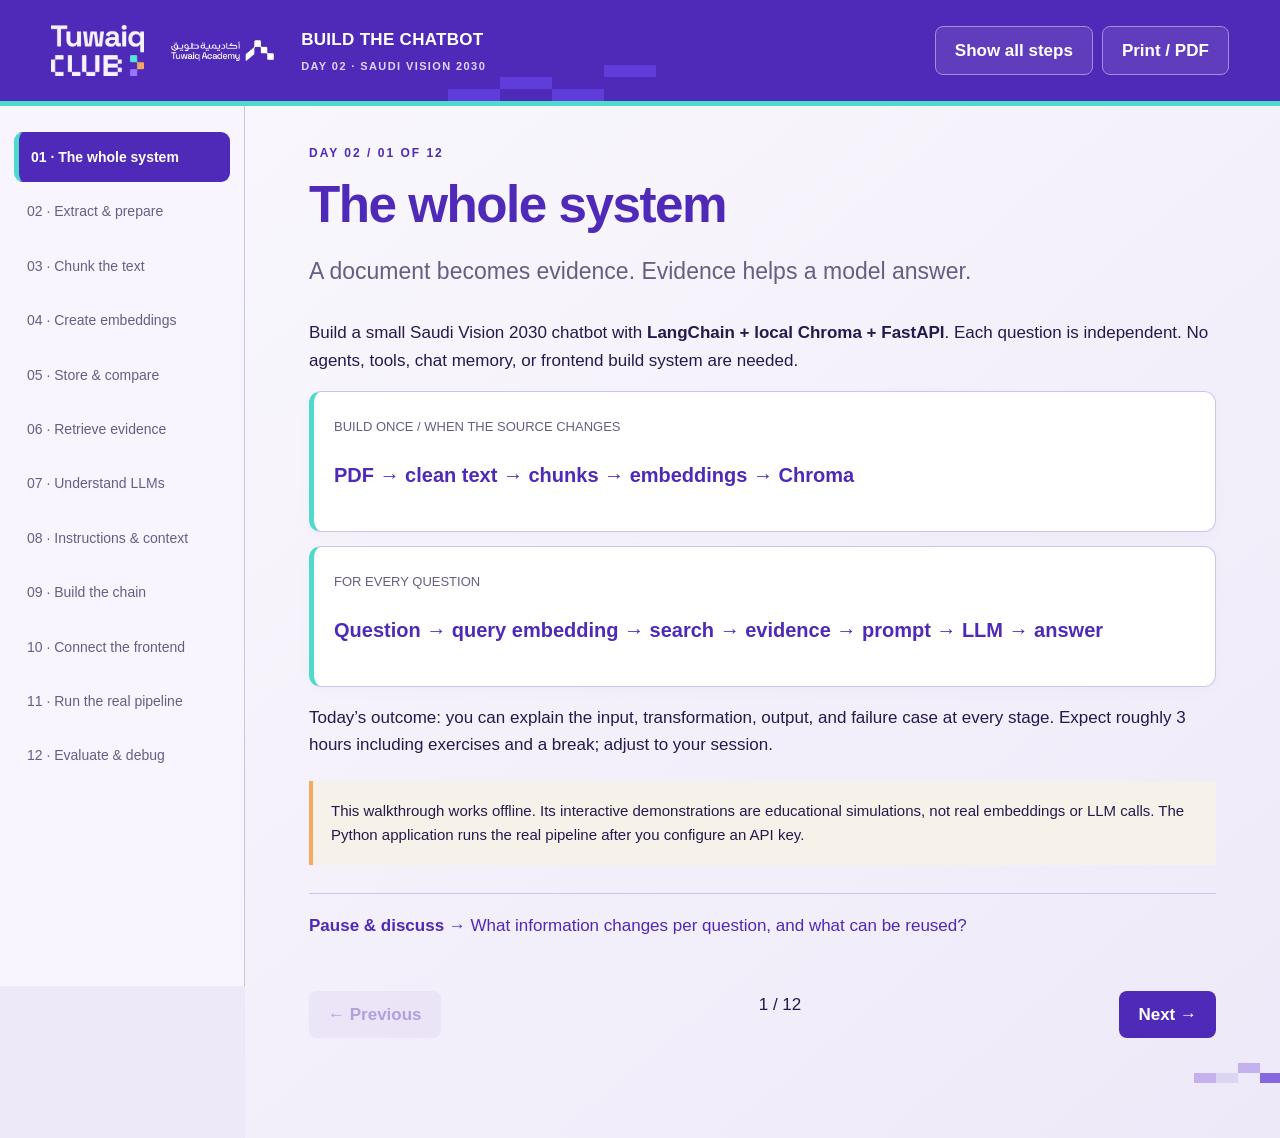
<file: docs/index.html>
<!doctype html><html lang="en"><meta charset="utf-8"><meta name="viewport" content="width=device-width,initial-scale=1"><title>Day 2 · Build a Vision 2030 Chatbot</title><style>*{box-sizing:border-box}body{margin:0;background:#101f1c;color:#eaf2ec;font:17px/1.6 system-ui,sans-serif}header{padding:20px 4vw;border-bottom:1px solid #345048;display:flex;justify-content:space-between;align-items:center;gap:18px}header b{font-size:20px}small,.caption{color:#9fbab0;font-size:13px}main{display:grid;grid-template-columns:245px minmax(0,1fr);max-width:1500px;margin:auto}nav{padding:26px 14px;position:sticky;top:0;height:90vh;overflow:auto}button,select{font:inherit;cursor:pointer}nav button{display:block;width:100%;text-align:left;background:none;color:#abc4b8;border:0;padding:12px;border-radius:9px;font-size:14px}nav button.active{background:#cce785;color:#183329;font-weight:750}section{padding:38px clamp(22px,5vw,80px) 55px;min-height:80vh}h1{font-size:clamp(32px,4vw,57px);line-height:1.1;letter-spacing:-1.5px;margin:14px 0 18px}h2{font-size:23px;font-weight:450;color:#bdd0c5;margin-bottom:30px}h3{font-size:20px}p{max-width:950px}.eyebrow{color:#cce785;letter-spacing:2px;font-size:12px}.grid{display:grid;grid-template-columns:1fr 1fr;gap:18px}article,.lanes>div,.demo{border:1px solid #38544a;background:#182e27;border-radius:12px;padding:20px;margin:14px 0}.lanes>div{border-left:4px solid #cce785}.note{background:#2e3827;border-left:3px solid #e4c47a;padding:18px;font-size:15px;margin:22px 0}.exercise{padding:18px 0;color:#cce785}pre{background:#081510;border:1px solid #345048;border-radius:10px;padding:22px;overflow:auto;font-size:14px;line-height:1.65;white-space:pre-wrap;overflow-wrap:anywhere}code{font-family:ui-monospace,monospace;color:#cee7a1;font-size:.9em}table{width:100%;border-collapse:collapse;font-size:15px}td,th{text-align:left;border-bottom:1px solid #38544a;padding:13px;vertical-align:top}th{color:#cce785}label{display:flex;align-items:center;gap:16px;flex-wrap:wrap;margin:17px 0}input[type=range]{accent-color:#cce785;flex:1;min-width:130px;max-width:430px}select{background:#21392e;color:white;border:1px solid #648577;padding:7px}footer{display:flex;justify-content:space-between;margin-top:34px;gap:15px}.btn{background:#cce785;border:0;color:#19352a;border-radius:8px;padding:10px 19px;font-weight:650}.btn.secondary{background:#294338;color:white}.bar{background:#cce785;color:#143326;padding:6px 10px;margin:7px 0;border-radius:4px;font-size:13px;white-space:nowrap}.meter{height:20px;background:#314539;border-radius:9px;overflow:hidden;margin:15px 0}.meter span{display:block;height:100%;background:#cce785}.formula{font-size:22px;background:#20392f;padding:22px;border-radius:8px}a{color:#cce785}.hide{display:none!important}button:focus-visible,a:focus-visible{outline:3px solid #fff;outline-offset:3px}button:disabled{opacity:.4;cursor:default}body.overview section{display:block!important;border-bottom:2px solid #38544a}body.overview footer{display:none}@media(max-width:800px){main{display:block}nav{position:static;height:auto;display:flex;overflow:auto;padding:12px}nav button{min-width:160px}section{padding:24px 20px}.grid{grid-template-columns:1fr}header{flex-wrap:wrap}table{font-size:13px}td,th{padding:8px}}@media print{body{background:white;color:black}nav,header,footer,.btn{display:none!important}main{display:block}section{display:block!important;break-before:page;min-height:0}p,h2,small,.caption,code,a{color:black}article,.demo,.note,pre,.lanes>div{background:#f3f5f2;color:black}}
/* Tuwaiq presentation palette: violet, turquoise and pale lavender. */
:root{--purple:#4f29b7;--violet:#603ddb;--turquoise:#50dace;--paper:#eee9f8;--ink:#25194d;--muted:#695d84;--line:#cec3e8}
body{background:var(--paper);color:var(--ink);font-family:Arial,"IBM Plex Sans Arabic",sans-serif}
header{background:var(--purple);color:#fff;border-bottom:5px solid var(--turquoise);position:relative;padding:22px 4vw;min-height:106px}
header:after{content:"";position:absolute;bottom:0;left:35%;width:52px;height:12px;background:#603ddb;box-shadow:52px -12px #603ddb,104px 0 #603ddb,156px -24px #603ddb;pointer-events:none}
header b{font-size:21px;letter-spacing:.3px}header small{color:#e0d5f7}header>div{display:flex;gap:9px;align-items:center;flex-wrap:wrap;z-index:1}
.brand-lockup{display:flex;gap:22px;align-items:center}.brand-lockup img{width:93px;height:55px;object-fit:contain}.brand-lockup .academy{width:113px}.brand-lockup b{font-size:17px}.brand-lockup small{display:block;font-size:11px;letter-spacing:1.4px;margin-top:5px}
nav{background:#f8f5fe;border-right:1px solid var(--line);height:calc(100vh - 20px)}nav button{color:var(--muted);padding:13px 12px;margin-bottom:4px;border:1px solid transparent}nav button:hover{background:#e5dcf5;color:var(--purple)}nav button.active{background:var(--purple);color:white;border-left:5px solid var(--turquoise)}
section{position:relative;background:linear-gradient(140deg,#f9f7fd 0%,#eee9f8 100%)}section:after{content:"";display:block;width:22px;height:10px;background:#b6a0ed;box-shadow:22px 0 #d8cef1,44px -10px #b6a0ed,66px 0 #603ddb,88px -20px #d8cef1;margin:35px 0 0 auto;opacity:.75;pointer-events:none}
h1{color:var(--purple);font-weight:800}h2{color:var(--muted)}h3{color:var(--ink)}small,.caption{color:var(--muted)}.eyebrow{color:var(--purple);font-weight:800}
article,.lanes>div,.demo{background:#fff;border:1px solid var(--line);box-shadow:0 4px 16px #25194d06}.lanes>div{border-left:5px solid var(--turquoise)}.lanes h3{color:var(--purple)}
.note{background:#f7f2e9;color:var(--ink);border-left:4px solid #f5ab5f}.exercise{color:var(--purple);border-top:1px solid var(--line);margin-top:28px}.exercise b{color:var(--purple)}
pre{background:#25194d;color:#f2ecff;border:1px solid #603ddb}code{color:var(--purple)}pre code{color:#f2ecff}th{background:#e2d8f3;color:var(--purple)}td,th{border-color:var(--line)}tr:nth-child(even) td{background:#ffffff70}
select{background:#fff;color:var(--ink);border:1px solid var(--line);border-radius:6px}input[type=range]{accent-color:var(--purple)}.bar{background:var(--purple);color:#fff}.meter{background:#e2d8f3}.meter span{background:var(--turquoise)}.formula{background:var(--purple);color:#fff}
.btn{background:var(--purple);color:#fff}.btn.secondary{background:#e1d6f3;color:var(--purple)}header .btn.secondary{background:#ffffff18;color:#fff;border:1px solid #a68bdf}a{color:var(--purple)}button:focus-visible,a:focus-visible,select:focus-visible,input:focus-visible{outline:3px solid var(--turquoise);outline-offset:3px}body.overview section{border-color:var(--line)}
@media(max-width:800px){nav{height:auto;border-right:0;border-bottom:1px solid var(--line)}header{padding:18px 20px}.brand-lockup{gap:12px}.brand-lockup img{width:68px}.brand-lockup .academy{display:none}header:after{display:none}.brand-lockup b{font-size:15px}}
@media print{body,section{background:white;color:black}h1,h2,h3,.eyebrow,.exercise,small,.caption,code,a{color:black}.brand-lockup,section:after{display:none}pre{background:#f3f0f8;color:black}pre code{color:black}}
</style><body><header><div class="brand-lockup"><img class="club" alt="Tuwaiq Club" src="[data-uri]"><img class="academy" alt="Tuwaiq Academy" src="[data-uri]"><b>BUILD THE CHATBOT<small>DAY 02 · SAUDI VISION 2030</small></b></div><div><button id="overview" class="btn secondary">Show all steps</button> <button id="print" class="btn secondary">Print / PDF</button></div></header><main><nav aria-label="Pipeline steps"><button data-step="0" aria-label="Step 1: The whole system">01 · The whole system</button><button data-step="1" aria-label="Step 2: Extract &amp; prepare">02 · Extract &amp; prepare</button><button data-step="2" aria-label="Step 3: Chunk the text">03 · Chunk the text</button><button data-step="3" aria-label="Step 4: Create embeddings">04 · Create embeddings</button><button data-step="4" aria-label="Step 5: Store &amp; compare">05 · Store &amp; compare</button><button data-step="5" aria-label="Step 6: Retrieve evidence">06 · Retrieve evidence</button><button data-step="6" aria-label="Step 7: Understand LLMs">07 · Understand LLMs</button><button data-step="7" aria-label="Step 8: Instructions &amp; context">08 · Instructions &amp; context</button><button data-step="8" aria-label="Step 9: Build the chain">09 · Build the chain</button><button data-step="9" aria-label="Step 10: Connect the frontend">10 · Connect the frontend</button><button data-step="10" aria-label="Step 11: Run the real pipeline">11 · Run the real pipeline</button><button data-step="11" aria-label="Step 12: Evaluate &amp; debug">12 · Evaluate &amp; debug</button></nav><div><section id="s0" class="" aria-labelledby="h0"><div class="eyebrow">DAY 02 / 01 OF 12</div><h1 id="h0" tabindex="-1">The whole system</h1><h2>A document becomes evidence. Evidence helps a model answer.</h2><p>Build a small Saudi Vision 2030 chatbot with <b>LangChain + local Chroma + FastAPI</b>. Each question is independent. No agents, tools, chat memory, or frontend build system are needed.</p><div class="lanes"><div><small>BUILD ONCE / WHEN THE SOURCE CHANGES</small><h3>PDF → clean text → chunks → embeddings → Chroma</h3></div><div><small>FOR EVERY QUESTION</small><h3>Question → query embedding → search → evidence → prompt → LLM → answer</h3></div></div><p>Today’s outcome: you can explain the input, transformation, output, and failure case at every stage. Expect roughly 3 hours including exercises and a break; adjust to your session.</p><div class="note">This walkthrough works offline. Its interactive demonstrations are educational simulations, not real embeddings or LLM calls. The Python application runs the real pipeline after you configure an API key.</div><div class="exercise"><b>Pause & discuss →</b> What information changes per question, and what can be reused?</div><footer><button class="btn secondary prev">← Previous</button><span>1 / 12</span><button class="btn next">Next →</button></footer></section><section id="s1" class="hide" aria-labelledby="h1"><div class="eyebrow">DAY 02 / 02 OF 12</div><h1 id="h1" tabindex="-1">Extract & prepare</h1><h2>The model cannot repair a broken source.</h2><p><b>Input:</b> the included 81-page Arabic PDF. <b>Output:</b> UTF-8 text with PDF-page markers. Both files already live in <code>data/</code>.</p><div class="grid"><article><h3>Digital PDF</h3><p>Try text extraction first. Inspect reading order, columns, Arabic letters, tables and numbers. Selectable text can still have broken character mappings.</p></article><article><h3>Scanned or broken text</h3><p>Render pages and use OCR. Our source needed Arabic Tesseract OCR. OCR may omit or misread words and figures; compare samples with the PDF.</p></article></div><p>Preparation: preserve the original PDF, normalize Unicode and line endings, remove decorative tatweel, keep useful headings and provenance. Do not silently rewrite policy, targets, or numbers. Check page counts and sample pages before embedding.</p><p>The existing extraction script saves a checksum and page offsets in <code>data/extraction.json</code>. The simple chatbot cites chunk IDs; page markers in text are not a guaranteed page citation for every chunk.</p><div class="note">Normal setup uses the committed TXT. Re-running OCR is optional and needs Tesseract with Arabic language data plus the optional Python dependencies.</div><details><summary>Show code / commands</summary><pre><code>python -m pip install -r requirements-extraction.txt
python scripts/extract_pdf.py</code></pre><button class="btn secondary copy">Copy code</button></details><div class="exercise"><b>Pause & discuss →</b> Open the same paragraph in the PDF and TXT. What changed?</div><footer><button class="btn secondary prev">← Previous</button><span>2 / 12</span><button class="btn next">Next →</button></footer></section><section id="s2" class="hide" aria-labelledby="h2"><div class="eyebrow">DAY 02 / 03 OF 12</div><h1 id="h2" tabindex="-1">Chunk the text</h1><h2>Choose what the retriever is allowed to return.</h2><p><b>Input:</b> one long text. <b>Output:</b> smaller documents with IDs, source and character offsets. Small chunks can lose context; large chunks can dilute relevance and consume the context budget.</p><table><tr><th>Mechanism</th><th>How it works</th><th>Tradeoff</th></tr><tr><td>Fixed characters</td><td>Exact windows measured with string length</td><td>Simple; may cut sentences</td></tr><tr><td>Recursive</td><td>Try paragraphs, then sentences/separators, then smaller pieces</td><td>Preserves some structure; sizes and overlap vary</td></tr><tr><td>Token based</td><td>Use the target tokenizer to limit chunk length</td><td>Fits model budgets; tokens are not characters</td></tr><tr><td>Structure based</td><td>Split on headings, sections, pages or code definitions</td><td>Useful boundaries; may need further splitting</td></tr><tr><td>Semantic</td><td>Detect changes in topic, often with embeddings</td><td>Extra computation; tune and evaluate boundaries</td></tr></table><p>Our baseline is <b>1,000 Unicode characters, 250 overlap, stride 750</b>. A short Python loop makes the exact behavior visible. LangChain <code>Document</code> wraps each slice. Recursive splitters do not promise the same exact windows.</p><label>Chunk size <input id="size" type="range" min="250" max="1500" step="50" value="1000"><output id="size-out"></output></label><label>Overlap <input id="overlap" type="range" min="0" max="750" step="50" value="250"><output id="overlap-out"></output></label><div id="chunk-demo" class="demo"></div><p class="caption">Computed windows for a 2,500-character sample. End offsets are exclusive; no redundant final overlap-only chunk.</p><details><summary>Show code / commands</summary><pre><code>python -m simple.ingest --preview</code></pre><button class="btn secondary copy">Copy code</button></details><div class="exercise"><b>Pause & discuss →</b> Compare 500/100 and 1000/250. Which risks losing a complete idea?</div><footer><button class="btn secondary prev">← Previous</button><span>3 / 12</span><button class="btn next">Next →</button></footer></section><section id="s3" class="hide" aria-labelledby="h3"><div class="eyebrow">DAY 02 / 04 OF 12</div><h1 id="h3" tabindex="-1">Create embeddings</h1><h2>Turn text into numbers for search—not an answer.</h2><p>An embedding model maps a chunk to a vector: a list of learned numerical features. Related meanings tend to be near one another in its representation space. Individual dimensions generally do not have a simple human-readable label.</p><div class="lanes"><div>“Support small businesses” → embedding model → [0.12, −0.31, …]</div><div>“Help entrepreneurs grow” → same model → [0.10, −0.28, …]</div></div><p>These numbers are illustrative. Embeddings run locally on CPU after a one-time model download. No embedding API key is needed. E5 requires passage/query prefixes and normalizes vectors. Inputs beyond its 512-token limit can be truncated; reduce chunk size if needed. The application uses <code>HuggingFaceEmbeddings</code> with <code>intfloat/multilingual-e5-small</code>. Document and query vectors must use the same embedding model and configuration. Matching dimensions alone is insufficient.</p><p>The embedding model and the answering LLM have separate jobs. Embeddings support retrieval; the LLM generates language. Adding a document to Chroma does not train either model.</p><div class="note">Embed documents during ingestion. Embed each new query at search time. Changing the embedding model requires rebuilding the document vectors. Arabic/English cross-language retrieval must be evaluated, not assumed.</div><details><summary>Show code / commands</summary><pre><code>from langchain_huggingface import HuggingFaceEmbeddings
embeddings = HuggingFaceEmbeddings(model_name=&quot;intfloat/multilingual-e5-small&quot;,
    model_kwargs={&quot;device&quot;: &quot;cpu&quot;},
    encode_kwargs={&quot;normalize_embeddings&quot;: True, &quot;prompt&quot;: &quot;passage: &quot;},
    query_encode_kwargs={&quot;normalize_embeddings&quot;: True, &quot;prompt&quot;: &quot;query: &quot;})
vector = embeddings.embed_query(&quot;ما هي محاور الرؤية؟&quot;)
print(len(vector))</code></pre><button class="btn secondary copy">Copy code</button></details><div class="exercise"><b>Pause & discuss →</b> Why should we not embed the question with a different model?</div><footer><button class="btn secondary prev">← Previous</button><span>4 / 12</span><button class="btn next">Next →</button></footer></section><section id="s4" class="hide" aria-labelledby="h4"><div class="eyebrow">DAY 02 / 05 OF 12</div><h1 id="h4" tabindex="-1">Store & compare</h1><h2>A vector database keeps vectors connected to evidence.</h2><p>Chroma stores an ID, vector, original chunk text, and metadata. The local database persists under <code>artifacts/chroma/</code>; no database account is needed.</p><p>At search time, a query vector is compared with stored vectors. Vector databases may use approximate nearest-neighbor indexes for speed. Results are rankings, not proof that an answer exists.</p><div class="formula">cosine similarity = (q · d) / (‖q‖ × ‖d‖)</div><p>Cosine measures direction, typically from −1 to 1. Dot product is magnitude-sensitive unless vectors are normalized; Euclidean distance measures straight-line separation. Metric choice and score conventions matter.</p><label>Query direction (toy 2D vector) <input id="angle" type="range" min="0" max="180" value="25"><output id="angle-out"></output></label><div id="vectors" class="demo"></div><p class="caption">Real calculation on invented 2D vectors—not a projection of actual text embeddings. Smaller cosine distance = closer; higher cosine similarity = closer.</p><div class="note">We configure Chroma with cosine distance. Its <code>similarity_search_with_score</code> returns distance here. The app displays similarity as <code>1 − distance</code>. Neither is a confidence percentage.</div><details><summary>Show code / commands</summary><pre><code>store = Chroma(
    collection_name=&quot;vision2030&quot;,
    embedding_function=embeddings,
    persist_directory=&quot;artifacts/chroma&quot;,
    collection_metadata={&quot;hnsw:space&quot;: &quot;cosine&quot;},
)
store.add_documents(docs, ids=chunk_ids)</code></pre><button class="btn secondary copy">Copy code</button></details><div class="exercise"><b>Pause & discuss →</b> Why can the nearest passage still fail to answer the question?</div><footer><button class="btn secondary prev">← Previous</button><span>5 / 12</span><button class="btn next">Next →</button></footer></section><section id="s5" class="hide" aria-labelledby="h5"><div class="eyebrow">DAY 02 / 06 OF 12</div><h1 id="h5" tabindex="-1">Retrieve evidence</h1><h2>Inspect the search result before asking the LLM.</h2><p><b>Retrieval</b> is the process that embeds a query, searches the index, selects passages and returns evidence. A retriever does not write the final answer.</p><label>Top-k <input id="topk" type="range" min="1" max="5" value="3"><output id="k-out"></output></label><div id="retrieval" class="demo"></div><p class="caption">Illustrative ranking for a question about support for small businesses. These are teaching descriptions, not quotations from the source.</p><p>Increasing k can add missing evidence, but also noise, repeated overlap, latency and prompt tokens. Metadata filters can narrow sources. Hybrid search can combine lexical and vector signals; rerankers can reorder candidates. These are extensions, not required for our first chatbot.</p><p>Test an answerable question, a paraphrase, a question spanning a boundary, and a question outside the document. Read the passages before judging the answer.</p><details><summary>Show code / commands</summary><pre><code>python -m simple.chatbot &quot;كيف تدعم الرؤية المنشآت الصغيرة والمتوسطة؟&quot; --retrieve-only --top-k 3</code></pre><button class="btn secondary copy">Copy code</button></details><div class="exercise"><b>Pause & discuss →</b> Does top-1 contain the needed fact? What changes with top-3?</div><footer><button class="btn secondary prev">← Previous</button><span>6 / 12</span><button class="btn next">Next →</button></footer></section><section id="s6" class="hide" aria-labelledby="h6"><div class="eyebrow">DAY 02 / 07 OF 12</div><h1 id="h6" tabindex="-1">Understand LLMs</h1><h2>Size, task and access are different dimensions.</h2><div class="grid"><article><h3>Architecture</h3><p>Encoder models represent input (often used for understanding/embeddings). Decoder models generate continuations. Encoder–decoder models map an input sequence to an output sequence. These are broad patterns, not exclusive product categories.</p></article><article><h3>Behavior & access</h3><p>Base models learn text patterns; instruction-tuned/chat models are adapted to follow requests. Reasoning-oriented models allocate more computation to some tasks. Models may be text-only or multimodal, hosted APIs or locally deployed open-weight models. Open weights do not automatically mean unrestricted licensing.</p></article></div><p>A <b>parameter</b> is a learned numerical weight inside a model. It is not a document, token, embedding dimension, context slot, or a request setting such as temperature. Training changes weights; ordinary RAG supplies evidence without changing them.</p><label>Illustrative dense model size <select id="params"><option value="1">1B</option><option value="7" selected>7B</option><option value="70">70B</option></select></label><div id="memory" class="demo"></div><p>At 16 bits per weight, raw weights need roughly 2 bytes each. This excludes KV cache, activations and runtime overhead. Quantization can reduce weight storage with quality/performance tradeoffs. Mixture-of-experts models distinguish total from active parameters.</p><p>More parameters do not guarantee better results for your task. Compare Arabic quality, grounding, latency, cost and deployment constraints. Parameter counts for many proprietary models are undisclosed. Our configured Groq-hosted GPT-OSS 20B is an open-weight mixture-of-experts model; total parameters and active parameters are different quantities.</p><details><summary>Show code / commands</summary><pre><code>from langchain_groq import ChatGroq
llm = ChatGroq(model=&quot;openai/gpt-oss-20b&quot;, temperature=0, max_tokens=2048)</code></pre><button class="btn secondary copy">Copy code</button></details><div class="exercise"><b>Pause & discuss →</b> Does a 7B model have a seven-billion-token context window?</div><footer><button class="btn secondary prev">← Previous</button><span>7 / 12</span><button class="btn next">Next →</button></footer></section><section id="s7" class="hide" aria-labelledby="h7"><div class="eyebrow">DAY 02 / 08 OF 12</div><h1 id="h7" tabindex="-1">Instructions & context</h1><h2>The prompt tells the model what to do with the evidence.</h2><p>The <b>context window</b> is the token budget a model can process for a request, subject to its input/output limits. Instructions, question, retrieved text, message history if included, and output capacity compete for space. Token counts depend on the tokenizer and language; characters are not tokens.</p><label>Illustrative context capacity <select id="capacity"><option value="4096">4,096 tokens</option><option value="8192" selected>8,192 tokens</option><option value="16384">16,384 tokens</option></select></label><label>Retrieved context <input id="ctx" type="range" min="0" max="16000" step="250" value="3000"><output id="ctx-out"></output></label><div id="budget" class="demo"></div><p class="caption">Toy budget: instructions 300 + question 100 + evidence + 800 output reserve. These capacities are hypothetical, not the configured model’s limit. Real apps count tokens with the appropriate tokenizer and use provider limits; some reasoning models also budget reasoning tokens.</p><label>Instruction style <select id="instruction"><option value="vague">Vague</option><option value="grounded" selected>Grounded</option></select></label><div id="prompt-demo" class="demo"></div><p>Clear instructions specify scope, source use, language, citation format and abstention. They steer behavior; they cannot guarantee factuality or prevent all prompt injection. Retrieved text is untrusted data. Temperature 0 does not guarantee identical or correct answers.</p><details><summary>Show code / commands</summary><pre><code>prompt = ChatPromptTemplate.from_messages([
    (&quot;system&quot;, SYSTEM),
    (&quot;human&quot;, &quot;Evidence: {context}\nQuestion: {question}&quot;)
])</code></pre><button class="btn secondary copy">Copy code</button></details><div class="exercise"><b>Pause & discuss →</b> If retrieval misses the answer, can stronger wording create supporting evidence?</div><footer><button class="btn secondary prev">← Previous</button><span>8 / 12</span><button class="btn next">Next →</button></footer></section><section id="s8" class="hide" aria-labelledby="h8"><div class="eyebrow">DAY 02 / 09 OF 12</div><h1 id="h8" tabindex="-1">Build the chain</h1><h2>Small functions, visible data, one responsibility each.</h2><div class="lanes"><div>retrieve(question) → Document text + metadata</div><div>format evidence → prompt → ChatGroq → string parser</div></div><p>LangChain’s <code>|</code> composes runnable components. <code>prompt | llm | StrOutputParser()</code> formats messages, invokes the model, and extracts text. In our code, retrieval runs explicitly first so you can print and inspect it.</p><p><code>ask()</code> joins the steps and returns the answer plus evidence. No agent decides which tool to call. No hidden conversation memory is added. A follow-up such as “what about it?” must be rewritten as a complete question.</p><p>Chunk citation checks only detect missing or unknown IDs. A valid ID does not prove the claim is supported. Compare the answer with the text and PDF.</p><details><summary>Show code / commands</summary><pre><code>matches = retrieve(question, k=3)
context = json.dumps(matches, ensure_ascii=False)
chain = prompt | llm | StrOutputParser()
answer = chain.invoke({&quot;question&quot;: question, &quot;context&quot;: context})</code></pre><button class="btn secondary copy">Copy code</button></details><div class="exercise"><b>Pause & discuss →</b> Point to the exact line where retrieved text becomes model context.</div><footer><button class="btn secondary prev">← Previous</button><span>9 / 12</span><button class="btn next">Next →</button></footer></section><section id="s9" class="hide" aria-labelledby="h9"><div class="eyebrow">DAY 02 / 10 OF 12</div><h1 id="h9" tabindex="-1">Connect the frontend</h1><h2>The browser sends a question; the backend owns the key.</h2><div class="lanes"><div>Textarea → POST /api/ask → Python ask() → JSON</div><div>JSON → answer + cited chunks + source text in the browser</div></div><p>FastAPI serves both the frontend and backend on the same origin. The browser sends <code>{question, top_k}</code>. The backend retrieves evidence and calls the LLM. It returns <code>answer</code>, <code>matches</code> and citation warnings.</p><p>The existing frontend uses plain HTML, CSS and JavaScript. It renders source text and model output with <code>textContent</code>. API credentials stay in <code>.env</code> on the backend.</p><p>Use “Retrieve only” to isolate the search stage, then “Ask Vision 2030” for the full chain. The source PDF remains available at <code>/source.pdf</code>.</p><div class="note">Local teaching app: no login, rate limiting or production operations. Groq Free-plan requests are subject to rate limits. Each question is independent.</div><details><summary>Show code / commands</summary><pre><code>const response = await fetch(&quot;/api/ask&quot;, {
  method: &quot;POST&quot;,
  headers: {&quot;Content-Type&quot;: &quot;application/json&quot;},
  body: JSON.stringify({question, top_k: 3})
});
const result = await response.json();
answerElement.textContent = result.answer;</code></pre><button class="btn secondary copy">Copy code</button></details><div class="exercise"><b>Pause & discuss →</b> What should the page show if the API call fails?</div><footer><button class="btn secondary prev">← Previous</button><span>10 / 12</span><button class="btn next">Next →</button></footer></section><section id="s10" class="hide" aria-labelledby="h10"><div class="eyebrow">DAY 02 / 11 OF 12</div><h1 id="h10" tabindex="-1">Run the real pipeline</h1><h2>Clone, configure, inspect, index, search, answer, serve.</h2><div class="note"><b>Recommended LLM provider: Groq.</b> Sign up at <a href="https://console.groq.com/">Groq Console</a>, create a key at <a href="https://console.groq.com/keys">API Keys</a>, and set <code>GROQ_API_KEY</code> in .env. Set <code>GROQ_MODEL=openai/gpt-oss-20b</code> and <code>LOCAL_EMBEDDING_MODEL=intfloat/multilingual-e5-small</code>. The LLM runs on Groq; embeddings run on your laptop. Groq Free-plan usage has per-minute and daily limits. Check <a href="https://console.groq.com/settings/limits">your organization limits</a>. On 429, wait for reset. No paid plan or OpenAI key is required for this workshop path. Download the local embedding model before class. Existing users must re-run ingestion to replace their previous vectors.</div><p>Use Python <b>3.11 or 3.12</b> for the new teaching path. Clone the repository, create a virtual environment, install <code>requirements-simple.txt</code>, copy <code>.env.example</code> to <code>.env</code>, and set your own Groq API key. The PDF and TXT are already included.</p><p>Windows: use <code>py -3.12 -m venv .venv</code> and <code>.\.venv\Scripts\Activate.ps1</code>. If activation is blocked, run <code>.\.venv\Scripts\python.exe</code> directly. Use <code>Copy-Item .env.example .env</code> to copy configuration.</p><p>Open <code>http://127.0.0.1:8000</code>. The interactive walkthrough is at <code>/guide/</code>. Keep the terminal running. Never paste your API key into this HTML file.</p><p>Changing text, chunk size/overlap, or embedding model requires ingestion again. The script checks a signature and reuses an unchanged index. A changed source rebuilds this dedicated collection. Generation-model changes do not require re-embedding.</p><details><summary>Show code / commands</summary><pre><code>git clone https://github.com/Yazeed-Moha/AI-Workshop-Tuwaiq-KSU-lab.git
cd AI-Workshop-Tuwaiq-KSU-lab
python3 -m venv .venv
source .venv/bin/activate
python -m pip install -r requirements-simple.txt
cp .env.example .env
# Edit .env and set GROQ_API_KEY
python -m simple.ingest --preview
python -m simple.ingest
python -m simple.chatbot &quot;ما هي محاور الرؤية؟&quot; --retrieve-only
python -m simple.chatbot &quot;ما هي محاور الرؤية؟&quot;
python -m uvicorn simple.app:app --host 127.0.0.1 --port 8000</code></pre><button class="btn secondary copy">Copy code</button></details><div class="exercise"><b>Pause & discuss →</b> First inspect retrieved passages. Then judge the generated answer.</div><footer><button class="btn secondary prev">← Previous</button><span>11 / 12</span><button class="btn next">Next →</button></footer></section><section id="s11" class="hide" aria-labelledby="h11"><div class="eyebrow">DAY 02 / 12 OF 12</div><h1 id="h11" tabindex="-1">Evaluate & debug</h1><h2>Find the earliest broken stage.</h2><table><tr><th>Symptom</th><th>Inspect first</th></tr><tr><td>Garbled or missing facts</td><td>PDF → OCR TXT; verify the actual paragraph</td></tr><tr><td>Relevant paragraph split apart</td><td>Chunk size, overlap and boundaries</td></tr><tr><td>Wrong passages</td><td>Query wording, model consistency, top-k, source coverage</td></tr><tr><td>Good evidence, bad answer</td><td>Instructions, context formatting, model behavior</td></tr><tr><td>Unknown or unsupported citation</td><td>Compare cited IDs and claims with retrieved text</td></tr><tr><td>Stale index message</td><td>Run python -m simple.ingest again</td></tr><tr><td>API failure</td><td>Key, quota, model access, connection; do not share secrets</td></tr></table><p>Keep a small fixed evaluation set: supported questions with expected passages; paraphrases; boundary-spanning questions; requests for current progress absent from the original document; unrelated questions; and instruction-like text inside evidence.</p><p>Change one variable at a time. Record retrieval usefulness, answer correctness, citation support, appropriate abstention, latency and cost. More k or a larger model is not automatically better.</p><h3>Official references</h3><p><a href="https://docs.langchain.com/oss/python/integrations/vectorstores/chroma">LangChain + Chroma</a> · <a href="https://docs.langchain.com/oss/python/integrations/chat/groq">ChatGroq</a> · <a href="https://docs.langchain.com/oss/python/integrations/splitters">Text splitters</a> · <a href="https://console.groq.com/docs/text-chat">Instructions and text generation</a> · <a href="https://console.groq.com/docs/model/openai/gpt-oss-20b">Configured model limits</a></p><p>The previous framework-free implementation remains in <code>rag_lab/</code> with its guide in <code>docs/reference.html</code>. Use <code>simple/</code> for this session.</p><details><summary>Show code / commands</summary><pre><code>python -m pip install httpx
python -m unittest tests.test_simple -v</code></pre><button class="btn secondary copy">Copy code</button></details><div class="exercise"><b>Pause & discuss →</b> Explain the full journey of one question without skipping a step.</div><footer><button class="btn secondary prev">← Previous</button><span>12 / 12</span><button class="btn next">Next →</button></footer></section></div></main><script>let current=0;const sections=[...document.querySelectorAll('section')],buttons=[...document.querySelectorAll('[data-step]')];function show(i,focus=false){current=Math.max(0,Math.min(sections.length-1,i));sections.forEach((s,n)=>s.classList.toggle('hide',n!==current));buttons.forEach((b,n)=>{b.classList.toggle('active',n===current);b.setAttribute('aria-current',n===current?'step':'false')});document.querySelectorAll('.prev').forEach(b=>b.disabled=current===0);document.querySelectorAll('.next').forEach(b=>b.disabled=current===sections.length-1);location.hash='step-'+(current+1);if(focus)document.querySelector('#h'+current).focus();window.scrollTo(0,0)}buttons.forEach(b=>b.onclick=()=>show(+b.dataset.step,true));document.querySelectorAll('.next').forEach(b=>b.onclick=()=>show(current+1,true));document.querySelectorAll('.prev').forEach(b=>b.onclick=()=>show(current-1,true));document.addEventListener('keydown',e=>{if(/INPUT|TEXTAREA|SELECT|BUTTON/.test(e.target.tagName))return;if(e.key==='ArrowRight')show(current+1,true);if(e.key==='ArrowLeft')show(current-1,true)});document.querySelector('#overview').onclick=()=>{const on=document.body.classList.toggle('overview');document.querySelector('#overview').textContent=on?'Presentation mode':'Show all steps'};document.querySelector('#print').onclick=()=>window.print();document.querySelectorAll('.copy').forEach(b=>b.onclick=async()=>{try{await navigator.clipboard.writeText(b.previousElementSibling.textContent);b.textContent='Copied'}catch{b.textContent='Select the code above to copy'}});const $=id=>document.getElementById(id);function chunks(){let size=+$('size').value,overlap=+$('overlap').value;overlap=Math.min(overlap,size-50);$('overlap').value=overlap;$('size-out').textContent=size;$('overlap-out').textContent=overlap;let rows=[],i=0;for(let start=0;start<2500;start+=size-overlap){let end=Math.min(start+size,2500);rows.push('<div class="bar" style="margin-left:'+start/2500*100+'%;width:'+((end-start)/2500*100)+'%">'+(++i)+' · ['+start+', '+end+')</div>');if(end===2500)break}$('chunk-demo').innerHTML='<b>Stride '+(size-overlap)+' · '+rows.length+' chunks</b>'+rows.join('')}function vectors(){let angle=+$('angle').value;$('angle-out').textContent=angle+'°';$('vectors').innerHTML=[0,45,90,150].map((a,i)=>({a,i,s:Math.cos((a-angle)*Math.PI/180)})).sort((a,b)=>b.s-a.s).map(v=>'<p>Document '+(v.i+1)+' at '+v.a+'° → similarity <b>'+v.s.toFixed(3)+'</b> · distance '+(1-v.s).toFixed(3)+'</p>').join('')}function retrieval(){let k=+$('topk').value;$('k-out').textContent=k;let rows=[['Small enterprise support',.91],['Entrepreneurship and jobs',.84],['Private-sector development',.72],['Investment opportunities',.59],['Quality of life',.25]];$('retrieval').innerHTML=rows.slice(0,k).map((r,i)=>'<p><b>'+(i+1)+'. '+r[0]+'</b> · illustrative similarity '+r[1]+'</p>').join('')}function memory(){let b=+$('params').value;$('memory').textContent=b+' billion weights × 2 bytes ≈ '+(b*2)+' GB of raw weights only (decimal units). Context capacity is a separate property.'}function budget(){let cap=+$('capacity').value,ctx=+$('ctx').value,total=1200+ctx;$('ctx-out').textContent=ctx+' tokens';$('budget').innerHTML='<b>'+total.toLocaleString()+' / '+cap.toLocaleString()+' tokens allocated</b><div class="meter"><span style="width:'+Math.min(100,total/cap*100)+'%;background:'+(total>cap?'#f5ab5f':'#50dace')+'"></span></div><p>'+(total>cap?'Over budget. Reduce retrieved context, reserve less output if appropriate, or choose a suitable model.':'Fits this toy budget. A larger window does not guarantee the model will use every fact reliably.')+'</p>'}function prompt(){const grounded=$('instruction').value==='grounded';$('prompt-demo').textContent=grounded?'Instruction: Answer only from supplied Vision 2030 evidence. Cite chunk IDs. If missing, say so. Targets are not current achievements.\nExpected behavior to TEST: abstain from unsupported current-progress claims.':'Instruction: Be helpful and answer the question.\nRisk to TEST: the model may fill missing details from general patterns. This is an illustrative comparison, not a live model response.';$('prompt-demo').style.whiteSpace='pre-wrap'}[['size',chunks],['overlap',chunks],['angle',vectors],['topk',retrieval],['params',memory],['capacity',budget],['ctx',budget],['instruction',prompt]].forEach(([id,f])=>$(id).addEventListener('input',f));chunks();vectors();retrieval();memory();budget();prompt();show((parseInt(location.hash.replace('#step-',''))||1)-1);</script></body></html>
</file>
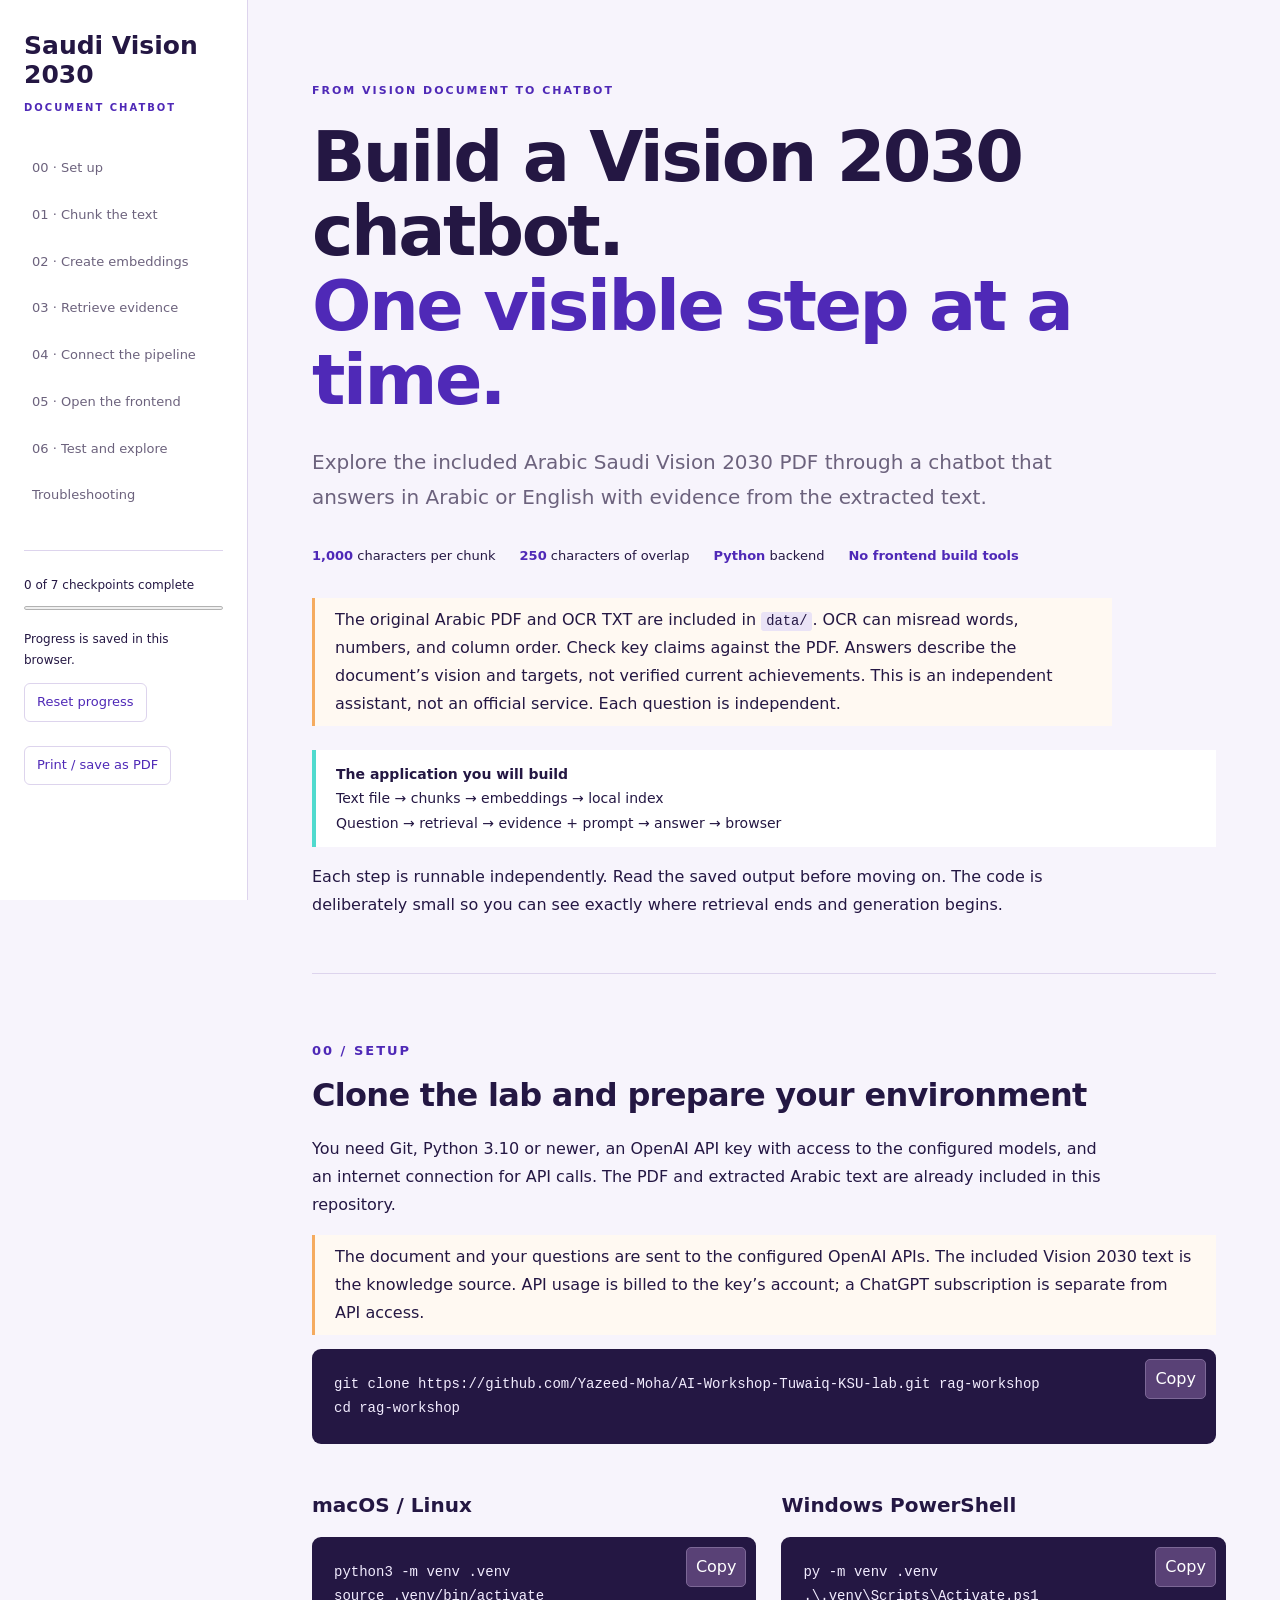
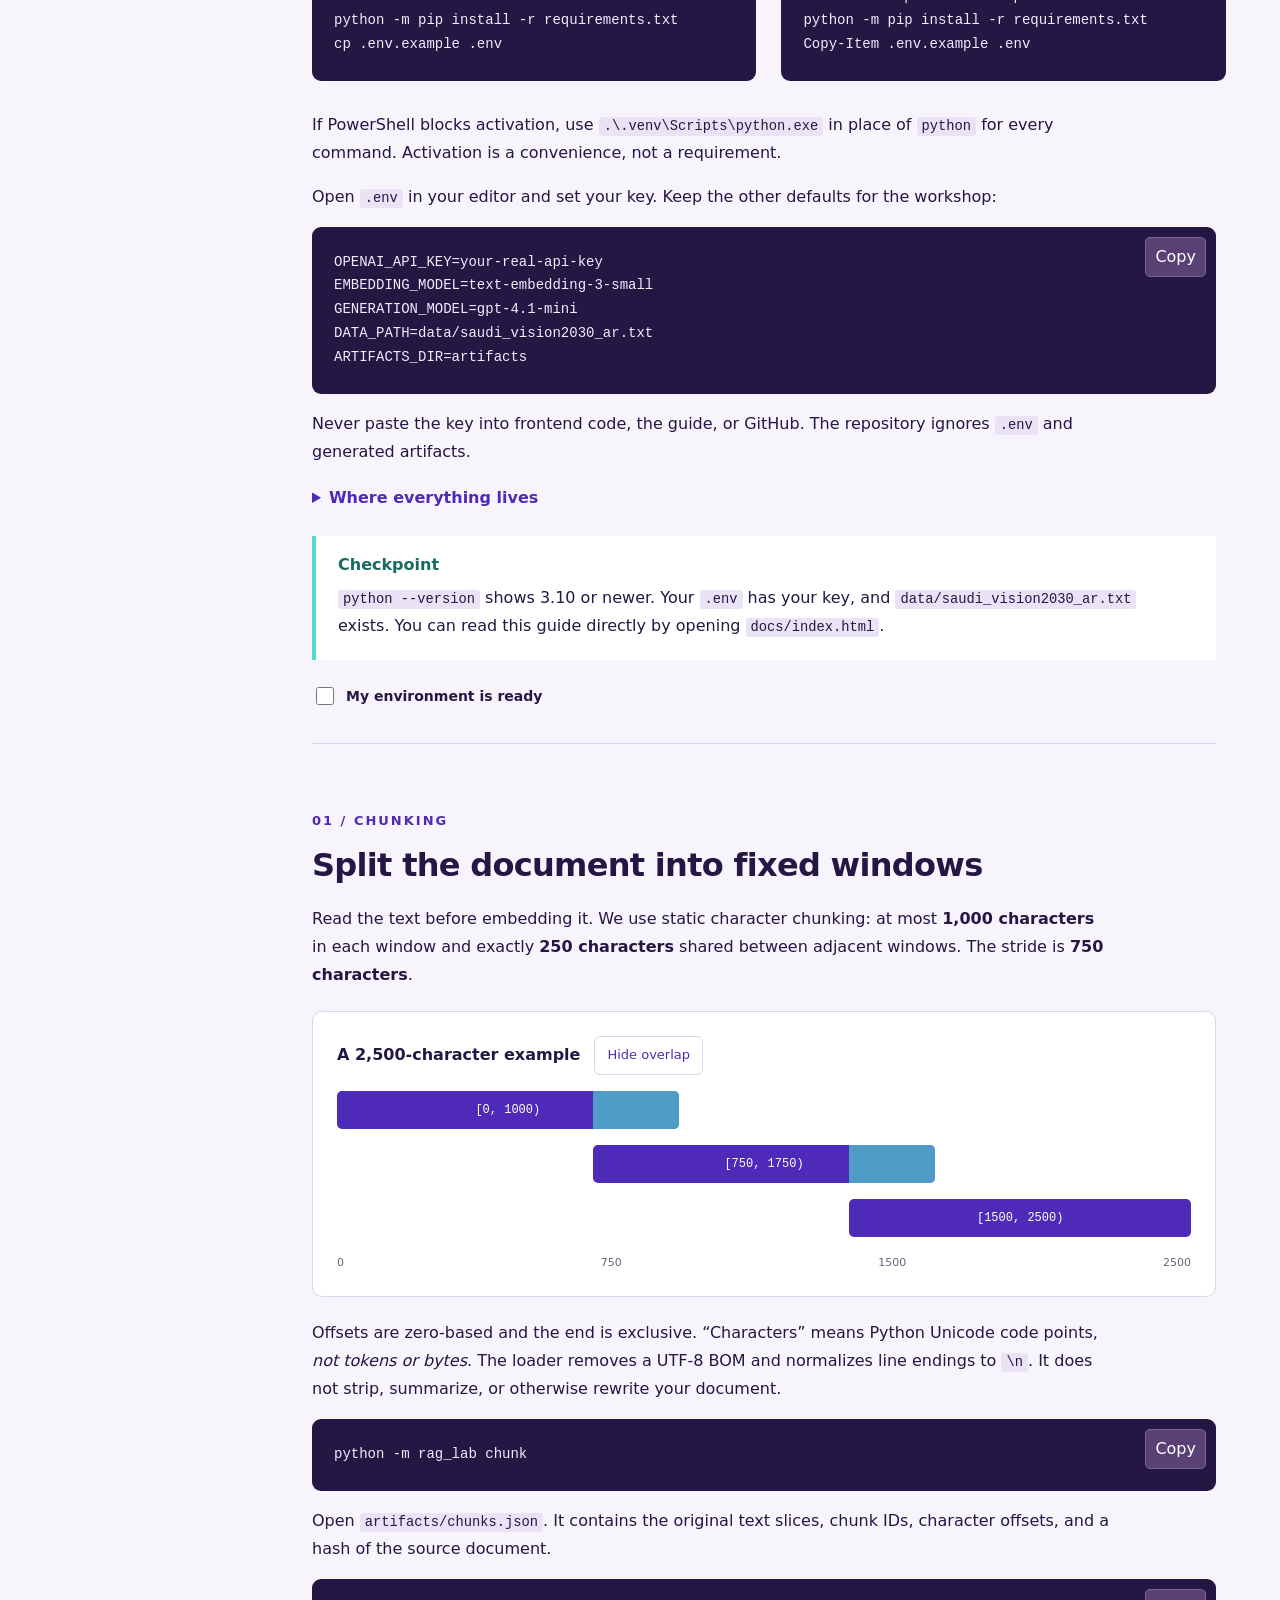
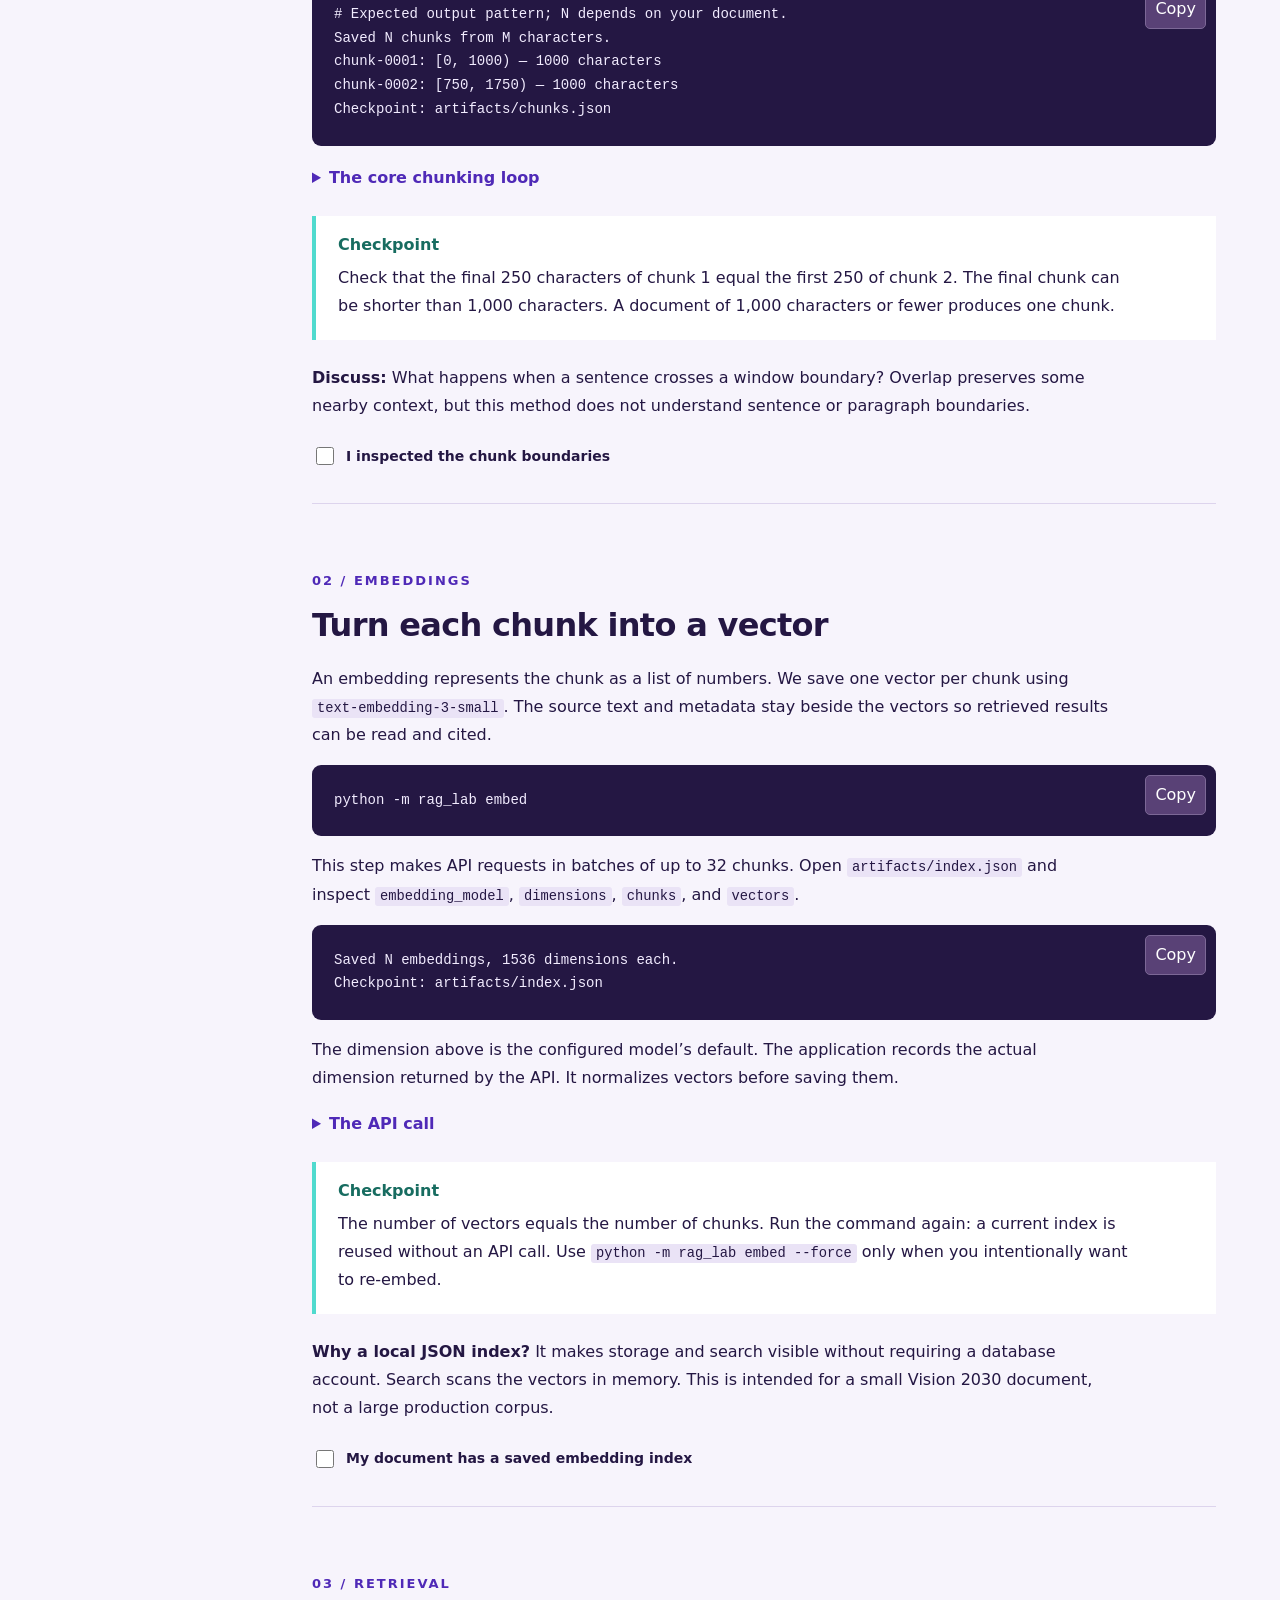
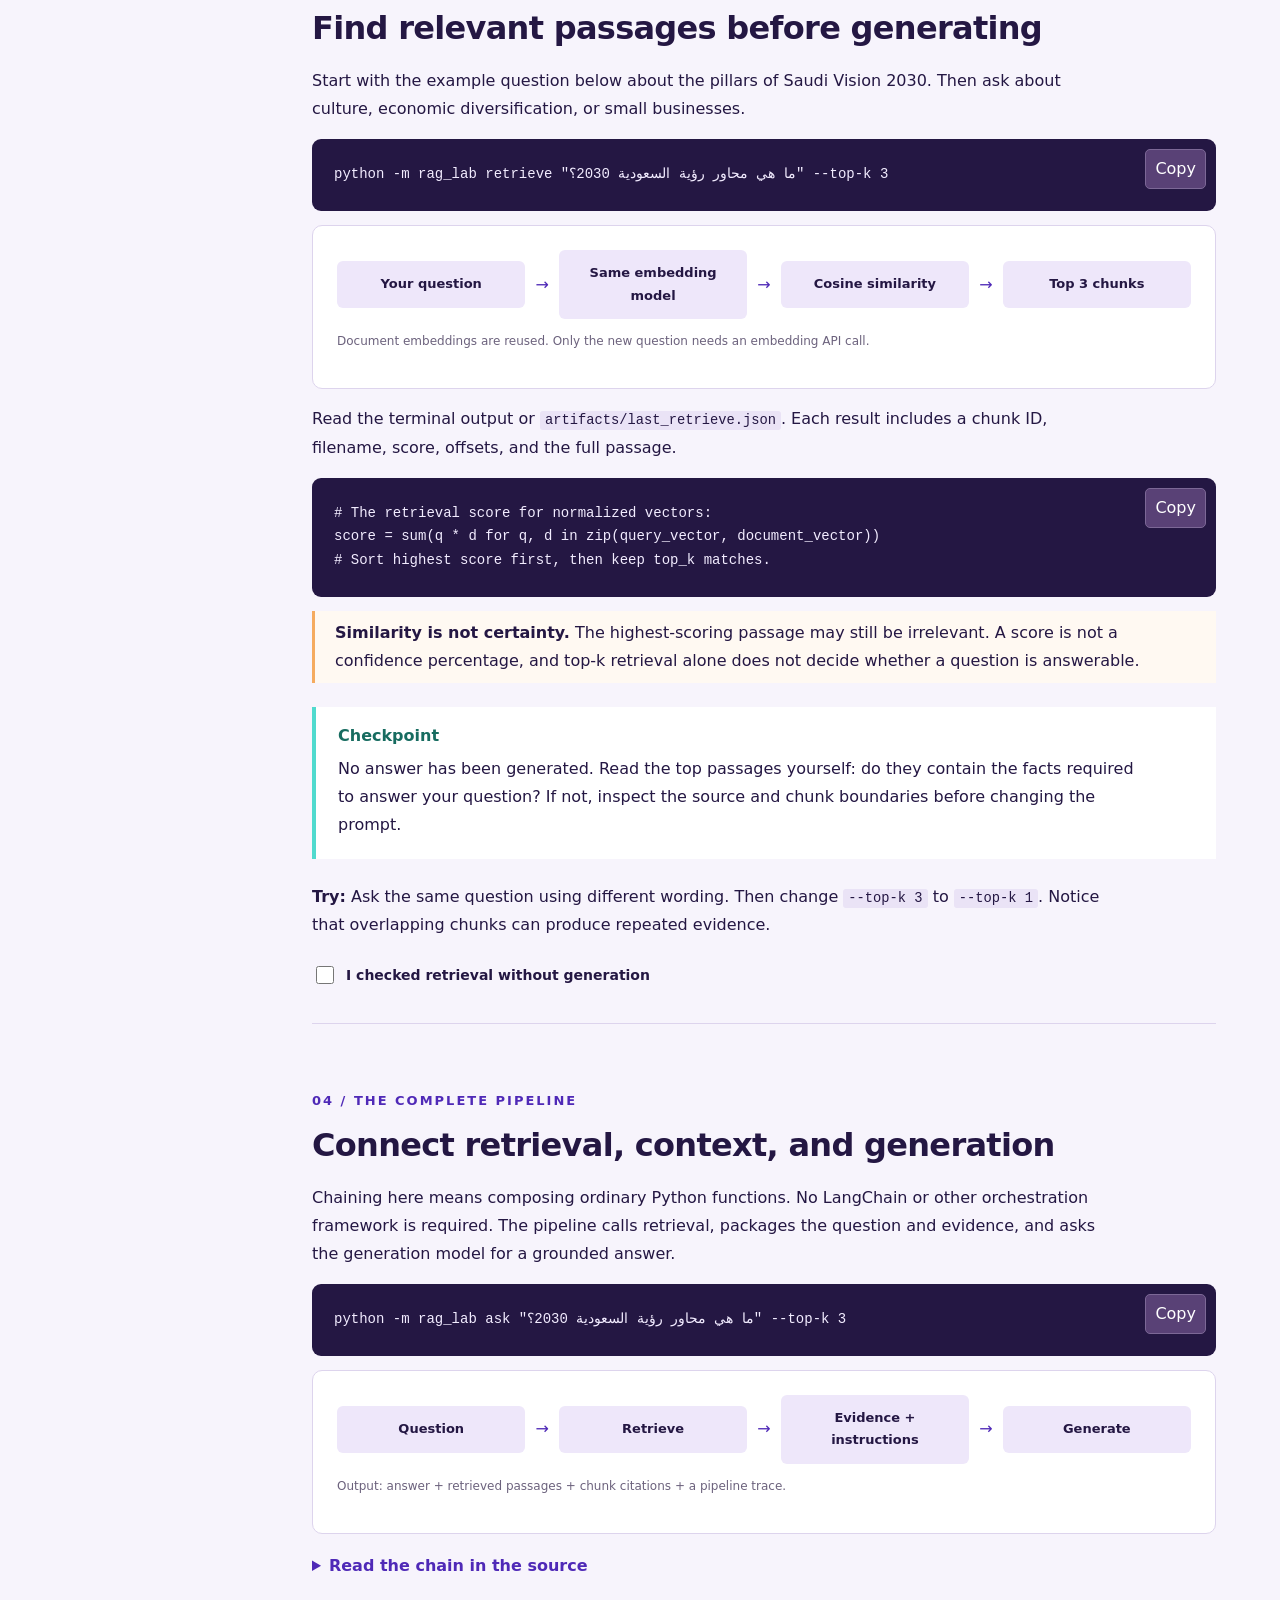
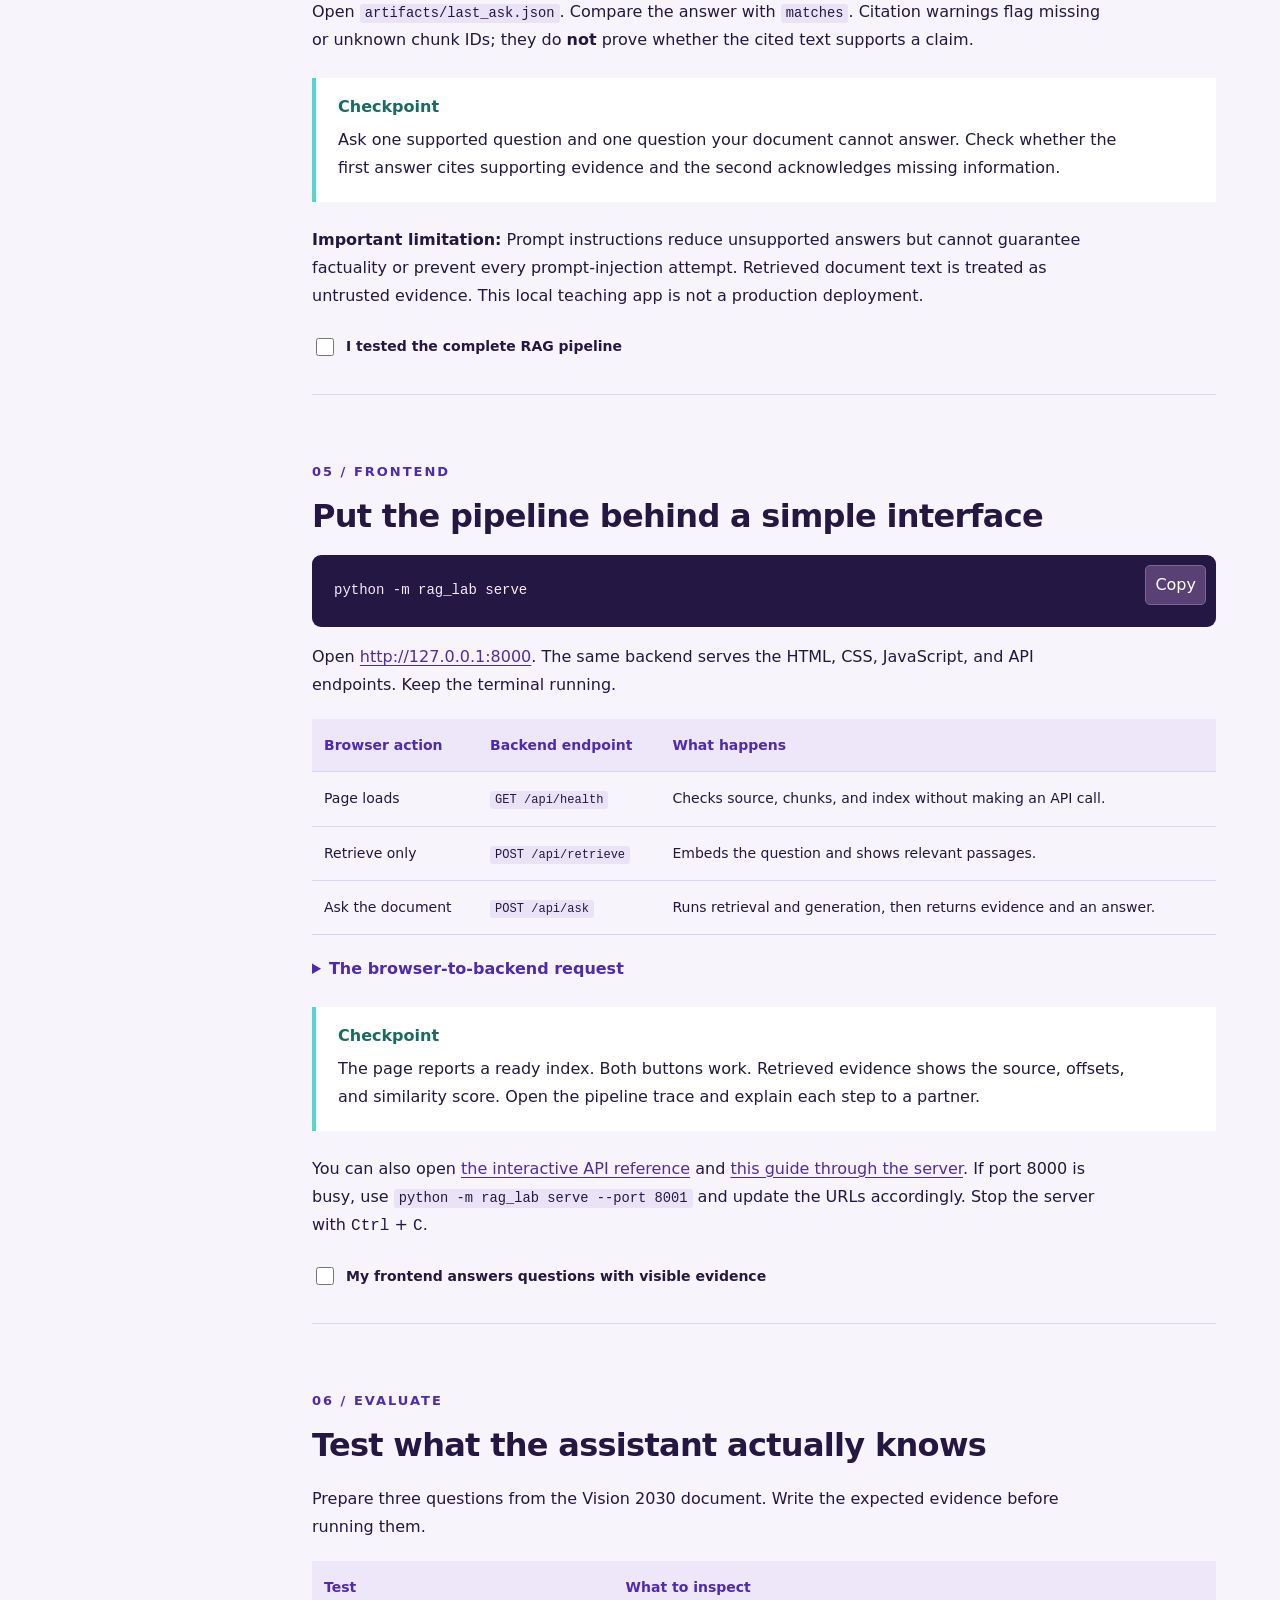
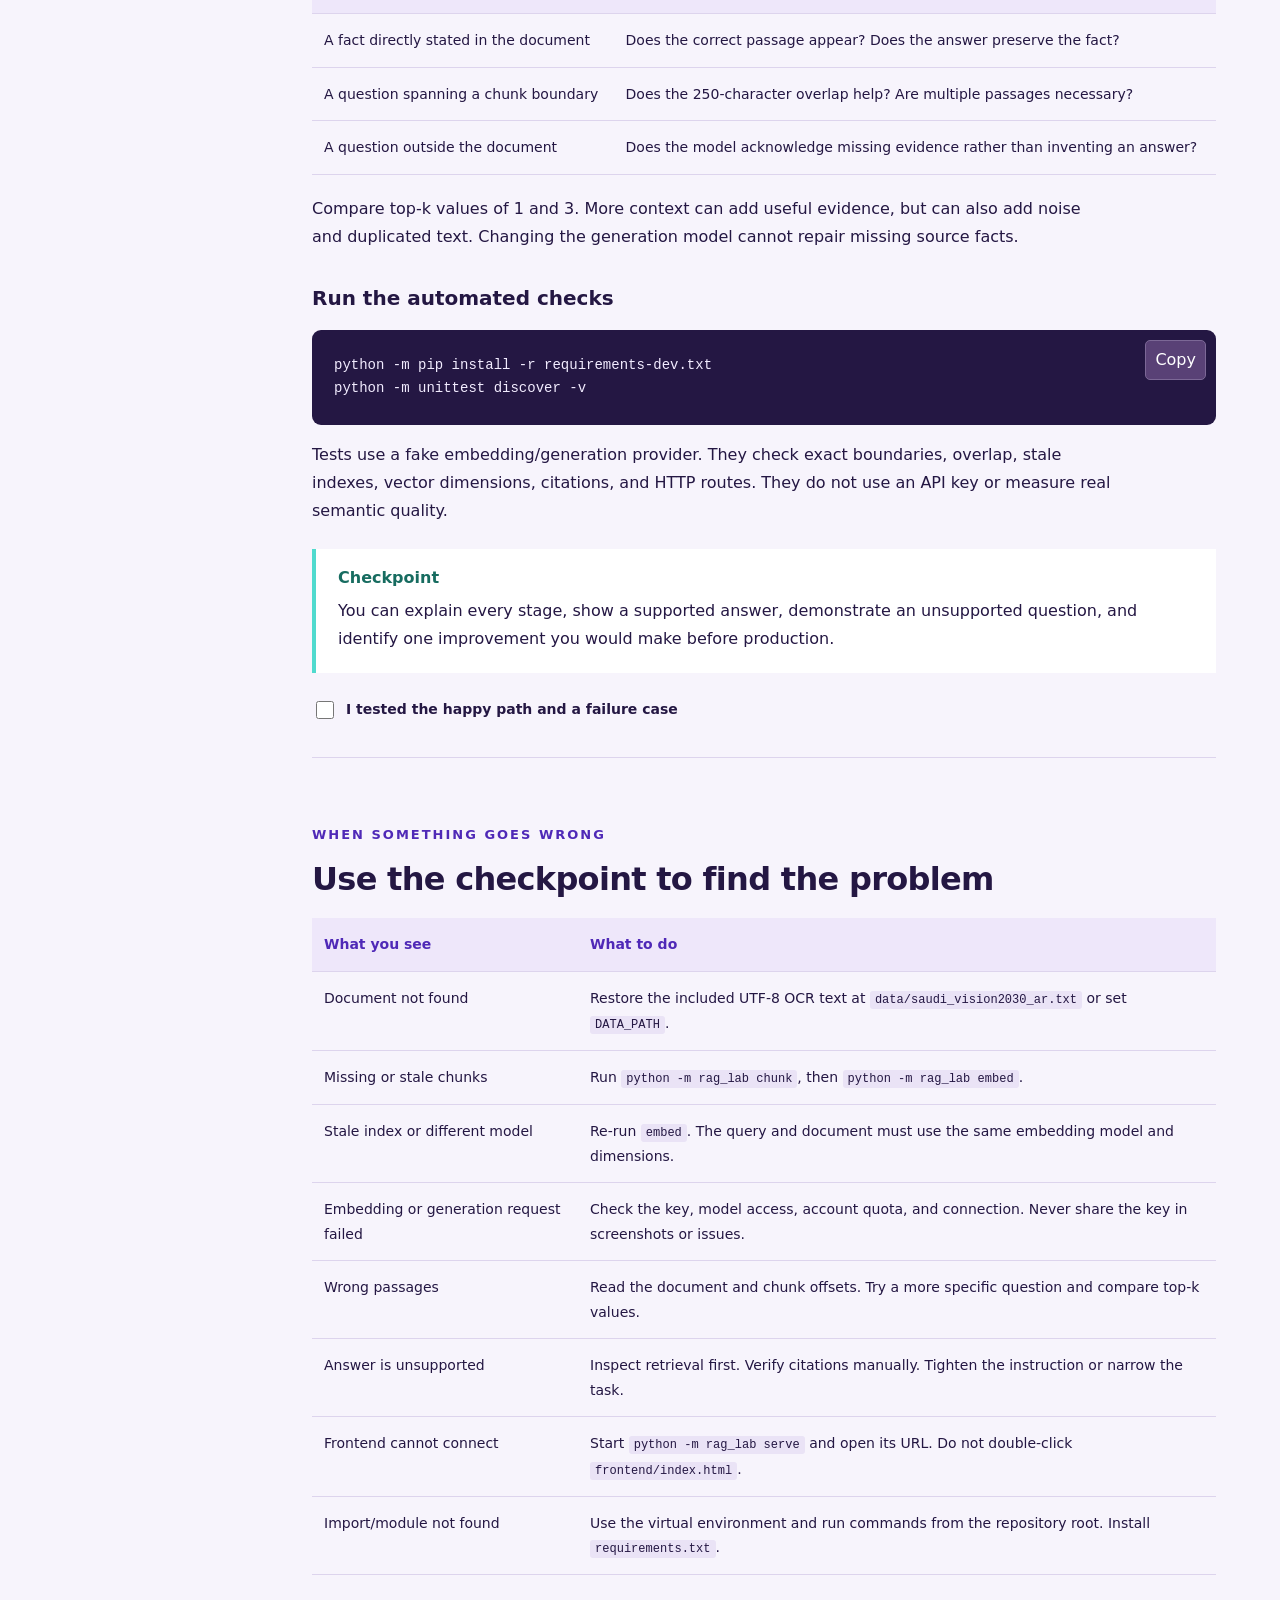
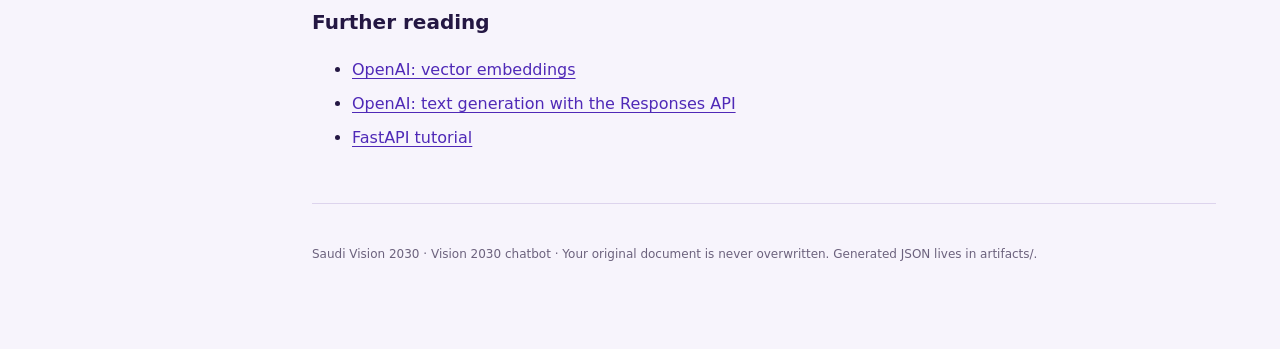
<file: docs/reference.html>
<!doctype html>
<html lang="en">
<head>
<meta charset="utf-8"><meta name="viewport" content="width=device-width,initial-scale=1">
<title>Saudi Vision 2030 Chatbot · Setup Guide</title>
<style>
:root{--purple:#4f29b7;--ink:#241743;--mint:#50dace;--paper:#f7f4fc;--line:#ddd4ed;--muted:#6c627d;--orange:#f5ab5f}*{box-sizing:border-box}html{scroll-behavior:smooth;scroll-padding-top:28px}body{margin:0;background:var(--paper);color:var(--ink);font:16px/1.75 system-ui,-apple-system,"Segoe UI",sans-serif}a{color:var(--purple);text-underline-offset:3px}.rail{position:fixed;inset:0 auto 0 0;width:248px;background:#fff;border-right:1px solid var(--line);padding:32px 24px;overflow:auto}.brand{font-size:25px;font-weight:900;line-height:1.15}.brand small{display:block;font-size:10px;color:var(--purple);letter-spacing:2px;margin-top:12px}.rail nav{margin-top:36px;display:grid;gap:8px}.rail nav a{font-size:13px;text-decoration:none;color:var(--muted);padding:8px;border-radius:6px}.rail nav a:hover{background:var(--paper);color:var(--purple)}.rail .progress{margin-top:35px;border-top:1px solid var(--line);padding-top:24px;font-size:12px}progress{width:100%;accent-color:var(--purple);height:8px}main{margin-left:248px;max-width:1200px;padding:0 64px 80px}.hero{padding:70px 0 38px;border-bottom:1px solid var(--line)}.eyebrow{font-size:11px;font-weight:800;letter-spacing:2px;color:var(--purple)}h1{font-size:clamp(40px,5.7vw,70px);letter-spacing:-2.5px;line-height:1.06;max-width:800px;margin:20px 0 28px}h1 span{color:var(--purple)}.lead{max-width:740px;font-size:20px;color:var(--muted)}.hero .facts{display:flex;gap:24px;flex-wrap:wrap;margin:30px 0;font-size:13px}.facts b{color:var(--purple)}.path{font-size:14px;border-left:4px solid var(--mint);padding:12px 20px;background:white;margin-top:24px}.path strong{display:block}.step{padding-top:50px;margin-top:12px;border-bottom:1px solid var(--line);padding-bottom:35px}.step-number{color:var(--purple);font-size:13px;font-weight:800;letter-spacing:2px}h2{font-size:32px;line-height:1.2;letter-spacing:-.7px;margin:12px 0 20px}h3{font-size:20px;margin:30px 0 12px}p{max-width:800px}li{margin:6px 0}code{font-family:ui-monospace,SFMono-Regular,Consolas,monospace;font-size:.86em;overflow-wrap:anywhere}p code,li code,td code{background:#eae3f6;border-radius:3px;padding:2px 5px}pre{background:#241743;color:#f2ecff;padding:24px 78px 24px 22px;border-radius:9px;overflow:auto;line-height:1.7;font-size:14px;margin:14px 0}pre code{font-size:inherit;white-space:pre;overflow-wrap:normal}.code-wrap{position:relative}.copy{position:absolute;right:10px;top:10px;background:#594176;border:1px solid #7c6896;color:#fff;border-radius:5px;padding:5px 9px;cursor:pointer}.checkpoint{border-left:4px solid var(--mint);padding:15px 22px;background:#fff;margin:24px 0}.checkpoint strong{display:block;color:#176c60}.checkpoint p{margin:5px 0}.note{border-left:3px solid var(--orange);padding:8px 20px;background:#fff9f2}.complete{display:flex;gap:9px;align-items:center;font-size:14px;font-weight:650;cursor:pointer;margin-top:24px}.complete input{width:18px;height:18px;accent-color:var(--purple)}table{width:100%;border-collapse:collapse;font-size:14px;margin:20px 0}th,td{border-bottom:1px solid var(--line);padding:14px 12px;text-align:left;vertical-align:top}th{color:var(--purple);background:#eee7fa}details{margin:18px 0}summary{cursor:pointer;font-weight:700;color:var(--purple)}.two{display:grid;grid-template-columns:1fr 1fr;gap:25px}.controls{display:flex;align-items:center;gap:14px;flex-wrap:wrap}button{font:inherit}.small-button{border:1px solid var(--line);background:#fff;color:var(--purple);padding:7px 12px;border-radius:6px;cursor:pointer;font-size:13px}.chunk-demo{padding:24px;background:#fff;border:1px solid var(--line);border-radius:10px;margin:22px 0}.window{height:38px;background:var(--purple);color:white;font:12px/38px ui-monospace,monospace;text-align:center;border-radius:5px;position:relative;min-width:160px;margin:16px 0}.window em{position:absolute;right:0;top:0;height:100%;width:25%;background:var(--mint);opacity:.65;border-radius:0 5px 5px 0}.scale{display:flex;justify-content:space-between;font-size:11px;color:var(--muted)}.diagram{background:#fff;padding:24px;border:1px solid var(--line);border-radius:10px}.flow{display:flex;gap:10px;align-items:center;justify-content:space-between}.flow b{padding:12px;background:#eee7fa;border-radius:6px;font-size:13px;text-align:center;flex:1}.flow span{color:var(--purple)}.flow+.flow{margin-top:22px}.diagram p{font-size:12px;color:var(--muted)}.table-wrap{overflow:auto}.footer{font-size:12px;color:var(--muted);margin-top:40px}.inline-link{display:inline-block;margin:10px 0;font-size:14px}.print{margin-top:24px}input:focus-visible,button:focus-visible,a:focus-visible{outline:3px solid var(--mint);outline-offset:3px}.source-code pre{max-height:450px}.file{font-size:12px;color:var(--muted)}@media(max-width:1000px){main{padding:0 30px 60px}.rail{width:205px;padding:25px 18px}main{margin-left:205px}.two{grid-template-columns:1fr}}@media(max-width:700px){.rail{position:static;width:100%;padding:20px}.rail nav{display:flex;overflow:auto;margin-top:20px;gap:7px}.rail nav a{white-space:nowrap}.rail .progress{display:none}.rail .print{display:none}main{margin-left:0;padding:0 22px 45px}.hero{padding-top:32px}h1{letter-spacing:-1.4px}.lead{font-size:18px}.flow{flex-wrap:wrap}.flow b{min-width:90px}.window{min-width:125px}pre{font-size:12px;padding:46px 16px 18px}}@media print{.rail,.copy,.complete,.controls,.print{display:none}main{margin:0;padding:0}.hero{padding-top:0}.step{break-before:auto}pre{white-space:pre-wrap;background:#f2eef8;color:#241743;border:1px solid #ccc;padding:14px}pre code{white-space:pre-wrap}a{color:inherit}.checkpoint,table,.diagram{break-inside:avoid}details:not([open]){display:none}}
</style>
</head>
<body>
<aside class="rail"><div class="brand">Saudi Vision 2030<small>DOCUMENT CHATBOT</small></div><nav aria-label="Lab steps"><a href="#start">00 · Set up</a><a href="#chunk">01 · Chunk the text</a><a href="#embed">02 · Create embeddings</a><a href="#retrieve">03 · Retrieve evidence</a><a href="#chain">04 · Connect the pipeline</a><a href="#frontend">05 · Open the frontend</a><a href="#experiment">06 · Test and explore</a><a href="#troubleshoot">Troubleshooting</a></nav><div class="progress"><span id="progress-label">0 of 7 checkpoints complete</span><progress id="progress" max="7" value="0"></progress><p>Progress is saved in this browser.</p><button class="small-button" id="reset">Reset progress</button></div><button class="small-button print" onclick="window.print()">Print / save as PDF</button></aside>
<main>
<section class="hero"><p class="eyebrow">FROM VISION DOCUMENT TO CHATBOT</p><h1>Build a Vision 2030 chatbot.<br><span>One visible step at a time.</span></h1><p class="lead">Explore the included Arabic Saudi Vision 2030 PDF through a chatbot that answers in Arabic or English with evidence from the extracted text.</p><div class="facts"><span><b>1,000</b> characters per chunk</span><span><b>250</b> characters of overlap</span><span><b>Python</b> backend</span><span><b>No frontend build tools</b></span></div><p class="note">The original Arabic PDF and OCR TXT are included in <code>data/</code>. OCR can misread words, numbers, and column order. Check key claims against the PDF. Answers describe the document’s vision and targets, not verified current achievements. This is an independent assistant, not an official service. Each question is independent.</p><div class="path"><strong>The application you will build</strong>Text file → chunks → embeddings → local index<br>Question → retrieval → evidence + prompt → answer → browser</div><p>Each step is runnable independently. Read the saved output before moving on. The code is deliberately small so you can see exactly where retrieval ends and generation begins.</p></section>
<section class="step" id="start"><span class="step-number">00 / SETUP</span><h2>Clone the lab and prepare your environment</h2><p>You need Git, Python 3.10 or newer, an OpenAI API key with access to the configured models, and an internet connection for API calls. The PDF and extracted Arabic text are already included in this repository.</p><div class="note">The document and your questions are sent to the configured OpenAI APIs. The included Vision 2030 text is the knowledge source. API usage is billed to the key’s account; a ChatGPT subscription is separate from API access.</div>
<pre><code>git clone https://github.com/Yazeed-Moha/AI-Workshop-Tuwaiq-KSU-lab.git rag-workshop
cd rag-workshop</code></pre>
<div class="two"><div><h3>macOS / Linux</h3><pre><code>python3 -m venv .venv
source .venv/bin/activate
python -m pip install -r requirements.txt
cp .env.example .env</code></pre></div><div><h3>Windows PowerShell</h3><pre><code>py -m venv .venv
.\.venv\Scripts\Activate.ps1
python -m pip install -r requirements.txt
Copy-Item .env.example .env</code></pre></div></div>
<p>If PowerShell blocks activation, use <code>.\.venv\Scripts\python.exe</code> in place of <code>python</code> for every command. Activation is a convenience, not a requirement.</p><p>Open <code>.env</code> in your editor and set your key. Keep the other defaults for the workshop:</p><pre><code>OPENAI_API_KEY=your-real-api-key
EMBEDDING_MODEL=text-embedding-3-small
GENERATION_MODEL=gpt-4.1-mini
DATA_PATH=data/saudi_vision2030_ar.txt
ARTIFACTS_DIR=artifacts</code></pre><p>Never paste the key into frontend code, the guide, or GitHub. The repository ignores <code>.env</code> and generated artifacts.</p><details><summary>Where everything lives</summary><pre><code>data/saudi_vision2030_ar.txt       Included Arabic OCR text
rag_lab/chunking.py      Exact character windows
rag_lab/storage.py       JSON checkpoints and freshness checks
rag_lab/provider.py      Embedding and generation API calls
rag_lab/retrieval.py     Local index and cosine search
rag_lab/pipeline.py      Retrieval + context + generation
rag_lab/api.py           Backend endpoints
frontend/               Browser interface
docs/index.html         This guide
artifacts/              Generated files, ignored by Git
tests/                  Offline and HTTP integration tests</code></pre></details><div class="checkpoint"><strong>Checkpoint</strong><p><code>python --version</code> shows 3.10 or newer. Your <code>.env</code> has your key, and <code>data/saudi_vision2030_ar.txt</code> exists. You can read this guide directly by opening <code>docs/index.html</code>.</p></div><label class="complete"><input type="checkbox" data-step="0"> My environment is ready</label></section>
<section class="step" id="chunk"><span class="step-number">01 / CHUNKING</span><h2>Split the document into fixed windows</h2><p>Read the text before embedding it. We use static character chunking: at most <strong>1,000 characters</strong> in each window and exactly <strong>250 characters</strong> shared between adjacent windows. The stride is <strong>750 characters</strong>.</p><div class="chunk-demo"><div class="controls"><strong>A 2,500-character example</strong><button class="small-button" id="toggle-overlap">Hide overlap</button></div><div class="window" style="width:40%;margin-left:0">[0, 1000)<em aria-label="250 character overlap"></em></div><div class="window" style="width:40%;margin-left:30%">[750, 1750)<em aria-label="250 character overlap"></em></div><div class="window" style="width:40%;margin-left:60%">[1500, 2500)</div><div class="scale"><span>0</span><span>750</span><span>1500</span><span>2500</span></div></div><p>Offsets are zero-based and the end is exclusive. “Characters” means Python Unicode code points, <em>not tokens or bytes</em>. The loader removes a UTF-8 BOM and normalizes line endings to <code>\n</code>. It does not strip, summarize, or otherwise rewrite your document.</p><pre><code>python -m rag_lab chunk</code></pre><p>Open <code>artifacts/chunks.json</code>. It contains the original text slices, chunk IDs, character offsets, and a hash of the source document.</p><pre><code># Expected output pattern; N depends on your document.
Saved N chunks from M characters.
chunk-0001: [0, 1000) — 1000 characters
chunk-0002: [750, 1750) — 1000 characters
Checkpoint: artifacts/chunks.json</code></pre><details><summary>The core chunking loop</summary><pre><code>start = 0
while start &lt; len(text):
    end = min(start + 1000, len(text))
    chunk = text[start:end]
    # Save chunk text, ID, start, and end.
    if end == len(text):
        break
    start += 1000 - 250</code></pre><p>The complete runnable function is <code>chunk_text()</code> in <code>rag_lab/chunking.py</code>. Stopping when a chunk reaches the end avoids a redundant final window containing only overlap.</p></details><div class="checkpoint"><strong>Checkpoint</strong><p>Check that the final 250 characters of chunk 1 equal the first 250 of chunk 2. The final chunk can be shorter than 1,000 characters. A document of 1,000 characters or fewer produces one chunk.</p></div><p><strong>Discuss:</strong> What happens when a sentence crosses a window boundary? Overlap preserves some nearby context, but this method does not understand sentence or paragraph boundaries.</p><label class="complete"><input type="checkbox" data-step="1"> I inspected the chunk boundaries</label></section>
<section class="step" id="embed"><span class="step-number">02 / EMBEDDINGS</span><h2>Turn each chunk into a vector</h2><p>An embedding represents the chunk as a list of numbers. We save one vector per chunk using <code>text-embedding-3-small</code>. The source text and metadata stay beside the vectors so retrieved results can be read and cited.</p><pre><code>python -m rag_lab embed</code></pre><p>This step makes API requests in batches of up to 32 chunks. Open <code>artifacts/index.json</code> and inspect <code>embedding_model</code>, <code>dimensions</code>, <code>chunks</code>, and <code>vectors</code>.</p><pre><code>Saved N embeddings, 1536 dimensions each.
Checkpoint: artifacts/index.json</code></pre><p>The dimension above is the configured model’s default. The application records the actual dimension returned by the API. It normalizes vectors before saving them.</p><details><summary>The API call</summary><pre><code>response = client.embeddings.create(
    model=settings.embedding_model,
    input=texts,
    encoding_format="float",
)
vectors = [row.embedding for row in
           sorted(response.data, key=lambda row: row.index)]</code></pre><p>See <code>OpenAIProvider.embed()</code> in <code>rag_lab/provider.py</code>. No generation model is called at this stage. Whitespace-only windows keep their offsets but use a blank-text marker for embedding and are excluded from retrieval evidence.</p></details><div class="checkpoint"><strong>Checkpoint</strong><p>The number of vectors equals the number of chunks. Run the command again: a current index is reused without an API call. Use <code>python -m rag_lab embed --force</code> only when you intentionally want to re-embed.</p></div><p><strong>Why a local JSON index?</strong> It makes storage and search visible without requiring a database account. Search scans the vectors in memory. This is intended for a small Vision 2030 document, not a large production corpus.</p><label class="complete"><input type="checkbox" data-step="2"> My document has a saved embedding index</label></section>
<section class="step" id="retrieve"><span class="step-number">03 / RETRIEVAL</span><h2>Find relevant passages before generating</h2><p>Start with the example question below about the pillars of Saudi Vision 2030. Then ask about culture, economic diversification, or small businesses.</p><pre><code>python -m rag_lab retrieve "ما هي محاور رؤية السعودية 2030؟" --top-k 3</code></pre><div class="diagram"><div class="flow"><b>Your question</b><span>→</span><b>Same embedding model</b><span>→</span><b>Cosine similarity</b><span>→</span><b>Top 3 chunks</b></div><p>Document embeddings are reused. Only the new question needs an embedding API call.</p></div><p>Read the terminal output or <code>artifacts/last_retrieve.json</code>. Each result includes a chunk ID, filename, score, offsets, and the full passage.</p><pre><code># The retrieval score for normalized vectors:
score = sum(q * d for q, d in zip(query_vector, document_vector))
# Sort highest score first, then keep top_k matches.</code></pre><div class="note"><strong>Similarity is not certainty.</strong> The highest-scoring passage may still be irrelevant. A score is not a confidence percentage, and top-k retrieval alone does not decide whether a question is answerable.</div><div class="checkpoint"><strong>Checkpoint</strong><p>No answer has been generated. Read the top passages yourself: do they contain the facts required to answer your question? If not, inspect the source and chunk boundaries before changing the prompt.</p></div><p><strong>Try:</strong> Ask the same question using different wording. Then change <code>--top-k 3</code> to <code>--top-k 1</code>. Notice that overlapping chunks can produce repeated evidence.</p><label class="complete"><input type="checkbox" data-step="3"> I checked retrieval without generation</label></section>
<section class="step" id="chain"><span class="step-number">04 / THE COMPLETE PIPELINE</span><h2>Connect retrieval, context, and generation</h2><p>Chaining here means composing ordinary Python functions. No LangChain or other orchestration framework is required. The pipeline calls retrieval, packages the question and evidence, and asks the generation model for a grounded answer.</p><pre><code>python -m rag_lab ask "ما هي محاور رؤية السعودية 2030؟" --top-k 3</code></pre><div class="diagram"><div class="flow"><b>Question</b><span>→</span><b>Retrieve</b><span>→</span><b>Evidence + instructions</b><span>→</span><b>Generate</b></div><p>Output: answer + retrieved passages + chunk citations + a pipeline trace.</p></div><details><summary>Read the chain in the source</summary><pre><code># rag_lab/pipeline.py
search = retrieve(settings, provider, question, top_k)
evidence = search["matches"]
answer = provider.generate(search["question"], evidence)</code></pre><p><code>provider.py</code> holds the instructions separately from source text. It uses the Responses API and asks the model to answer only from evidence, cite IDs such as <code>[chunk-0001]</code>, and say when evidence is insufficient.</p></details><p>Open <code>artifacts/last_ask.json</code>. Compare the answer with <code>matches</code>. Citation warnings flag missing or unknown chunk IDs; they do <strong>not</strong> prove whether the cited text supports a claim.</p><div class="checkpoint"><strong>Checkpoint</strong><p>Ask one supported question and one question your document cannot answer. Check whether the first answer cites supporting evidence and the second acknowledges missing information.</p></div><p><strong>Important limitation:</strong> Prompt instructions reduce unsupported answers but cannot guarantee factuality or prevent every prompt-injection attempt. Retrieved document text is treated as untrusted evidence. This local teaching app is not a production deployment.</p><label class="complete"><input type="checkbox" data-step="4"> I tested the complete RAG pipeline</label></section>
<section class="step" id="frontend"><span class="step-number">05 / FRONTEND</span><h2>Put the pipeline behind a simple interface</h2><pre><code>python -m rag_lab serve</code></pre><p>Open <a href="http://127.0.0.1:8000" target="_blank" rel="noopener">http://127.0.0.1:8000</a>. The same backend serves the HTML, CSS, JavaScript, and API endpoints. Keep the terminal running.</p><table><thead><tr><th>Browser action</th><th>Backend endpoint</th><th>What happens</th></tr></thead><tbody><tr><td>Page loads</td><td><code>GET /api/health</code></td><td>Checks source, chunks, and index without making an API call.</td></tr><tr><td>Retrieve only</td><td><code>POST /api/retrieve</code></td><td>Embeds the question and shows relevant passages.</td></tr><tr><td>Ask the document</td><td><code>POST /api/ask</code></td><td>Runs retrieval and generation, then returns evidence and an answer.</td></tr></tbody></table><details><summary>The browser-to-backend request</summary><pre><code>const response = await fetch('/api/ask', {
  method: 'POST',
  headers: {'Content-Type': 'application/json'},
  body: JSON.stringify({question, top_k: 3})
});
const result = await response.json();
answerElement.textContent = result.answer;</code></pre><p>See <code>frontend/app.js</code>. It displays source and model text using <code>textContent</code>, not HTML injection. The browser never needs your API key.</p></details><div class="checkpoint"><strong>Checkpoint</strong><p>The page reports a ready index. Both buttons work. Retrieved evidence shows the source, offsets, and similarity score. Open the pipeline trace and explain each step to a partner.</p></div><p>You can also open <a href="http://127.0.0.1:8000/docs" target="_blank" rel="noopener">the interactive API reference</a> and <a href="http://127.0.0.1:8000/guide/" target="_blank" rel="noopener">this guide through the server</a>. If port 8000 is busy, use <code>python -m rag_lab serve --port 8001</code> and update the URLs accordingly. Stop the server with <kbd>Ctrl</kbd> + <kbd>C</kbd>.</p><label class="complete"><input type="checkbox" data-step="5"> My frontend answers questions with visible evidence</label></section>
<section class="step" id="experiment"><span class="step-number">06 / EVALUATE</span><h2>Test what the assistant actually knows</h2><p>Prepare three questions from the Vision 2030 document. Write the expected evidence before running them.</p><table><thead><tr><th>Test</th><th>What to inspect</th></tr></thead><tbody><tr><td>A fact directly stated in the document</td><td>Does the correct passage appear? Does the answer preserve the fact?</td></tr><tr><td>A question spanning a chunk boundary</td><td>Does the 250-character overlap help? Are multiple passages necessary?</td></tr><tr><td>A question outside the document</td><td>Does the model acknowledge missing evidence rather than inventing an answer?</td></tr></tbody></table><p>Compare top-k values of 1 and 3. More context can add useful evidence, but can also add noise and duplicated text. Changing the generation model cannot repair missing source facts.</p><h3>Run the automated checks</h3><pre><code>python -m pip install -r requirements-dev.txt
python -m unittest discover -v</code></pre><p>Tests use a fake embedding/generation provider. They check exact boundaries, overlap, stale indexes, vector dimensions, citations, and HTTP routes. They do not use an API key or measure real semantic quality.</p><div class="checkpoint"><strong>Checkpoint</strong><p>You can explain every stage, show a supported answer, demonstrate an unsupported question, and identify one improvement you would make before production.</p></div><label class="complete"><input type="checkbox" data-step="6"> I tested the happy path and a failure case</label></section>
<section class="step" id="troubleshoot"><span class="step-number">WHEN SOMETHING GOES WRONG</span><h2>Use the checkpoint to find the problem</h2><table><thead><tr><th>What you see</th><th>What to do</th></tr></thead><tbody><tr><td>Document not found</td><td>Restore the included UTF-8 OCR text at <code>data/saudi_vision2030_ar.txt</code> or set <code>DATA_PATH</code>.</td></tr><tr><td>Missing or stale chunks</td><td>Run <code>python -m rag_lab chunk</code>, then <code>python -m rag_lab embed</code>.</td></tr><tr><td>Stale index or different model</td><td>Re-run <code>embed</code>. The query and document must use the same embedding model and dimensions.</td></tr><tr><td>Embedding or generation request failed</td><td>Check the key, model access, account quota, and connection. Never share the key in screenshots or issues.</td></tr><tr><td>Wrong passages</td><td>Read the document and chunk offsets. Try a more specific question and compare top-k values.</td></tr><tr><td>Answer is unsupported</td><td>Inspect retrieval first. Verify citations manually. Tighten the instruction or narrow the task.</td></tr><tr><td>Frontend cannot connect</td><td>Start <code>python -m rag_lab serve</code> and open its URL. Do not double-click <code>frontend/index.html</code>.</td></tr><tr><td>Import/module not found</td><td>Use the virtual environment and run commands from the repository root. Install <code>requirements.txt</code>.</td></tr></tbody></table><h3>Further reading</h3><ul><li><a href="https://developers.openai.com/api/docs/guides/embeddings">OpenAI: vector embeddings</a></li><li><a href="https://developers.openai.com/api/docs/guides/text">OpenAI: text generation with the Responses API</a></li><li><a href="https://fastapi.tiangolo.com/tutorial/">FastAPI tutorial</a></li></ul></section><p class="footer">Saudi Vision 2030 · Vision 2030 chatbot · Your original document is never overwritten. Generated JSON lives in artifacts/.</p>
</main>
<script>
'use strict';
const boxes = [...document.querySelectorAll('[data-step]')];
const key = 'tuwaiq-rag-lab-progress-v1';
try { const saved = JSON.parse(localStorage.getItem(key) || '[]'); boxes.forEach(b => b.checked = saved.includes(b.dataset.step)); } catch {}
function update() { const done = boxes.filter(b => b.checked).map(b => b.dataset.step); document.getElementById('progress').value = done.length; document.getElementById('progress-label').textContent = `${done.length} of 7 checkpoints complete`; try {localStorage.setItem(key, JSON.stringify(done));} catch {} }
boxes.forEach(b => b.addEventListener('change', update)); update();
document.getElementById('reset').addEventListener('click', () => {boxes.forEach(b => b.checked = false); update();});
for (const pre of document.querySelectorAll('pre')) {
 const wrap = document.createElement('div'); wrap.className = 'code-wrap'; pre.replaceWith(wrap); wrap.append(pre);
 const button = document.createElement('button'); button.className = 'copy'; button.type = 'button'; button.textContent = 'Copy';
 button.setAttribute('aria-label', 'Copy this code block'); wrap.append(button);
 button.addEventListener('click', async () => { try { await navigator.clipboard.writeText(pre.textContent); button.textContent = 'Copied'; } catch { const selection = window.getSelection(); const range = document.createRange(); range.selectNodeContents(pre); selection.removeAllRanges(); selection.addRange(range); button.textContent = 'Select & copy'; } setTimeout(() => button.textContent = 'Copy', 1800); });
}
let visible = true;
document.getElementById('toggle-overlap').addEventListener('click', event => {visible = !visible; document.querySelectorAll('.window em').forEach(el => el.style.opacity = visible ? '.65' : '0'); event.target.textContent = visible ? 'Hide overlap' : 'Show overlap';});
</script>
</body></html>
</file>
